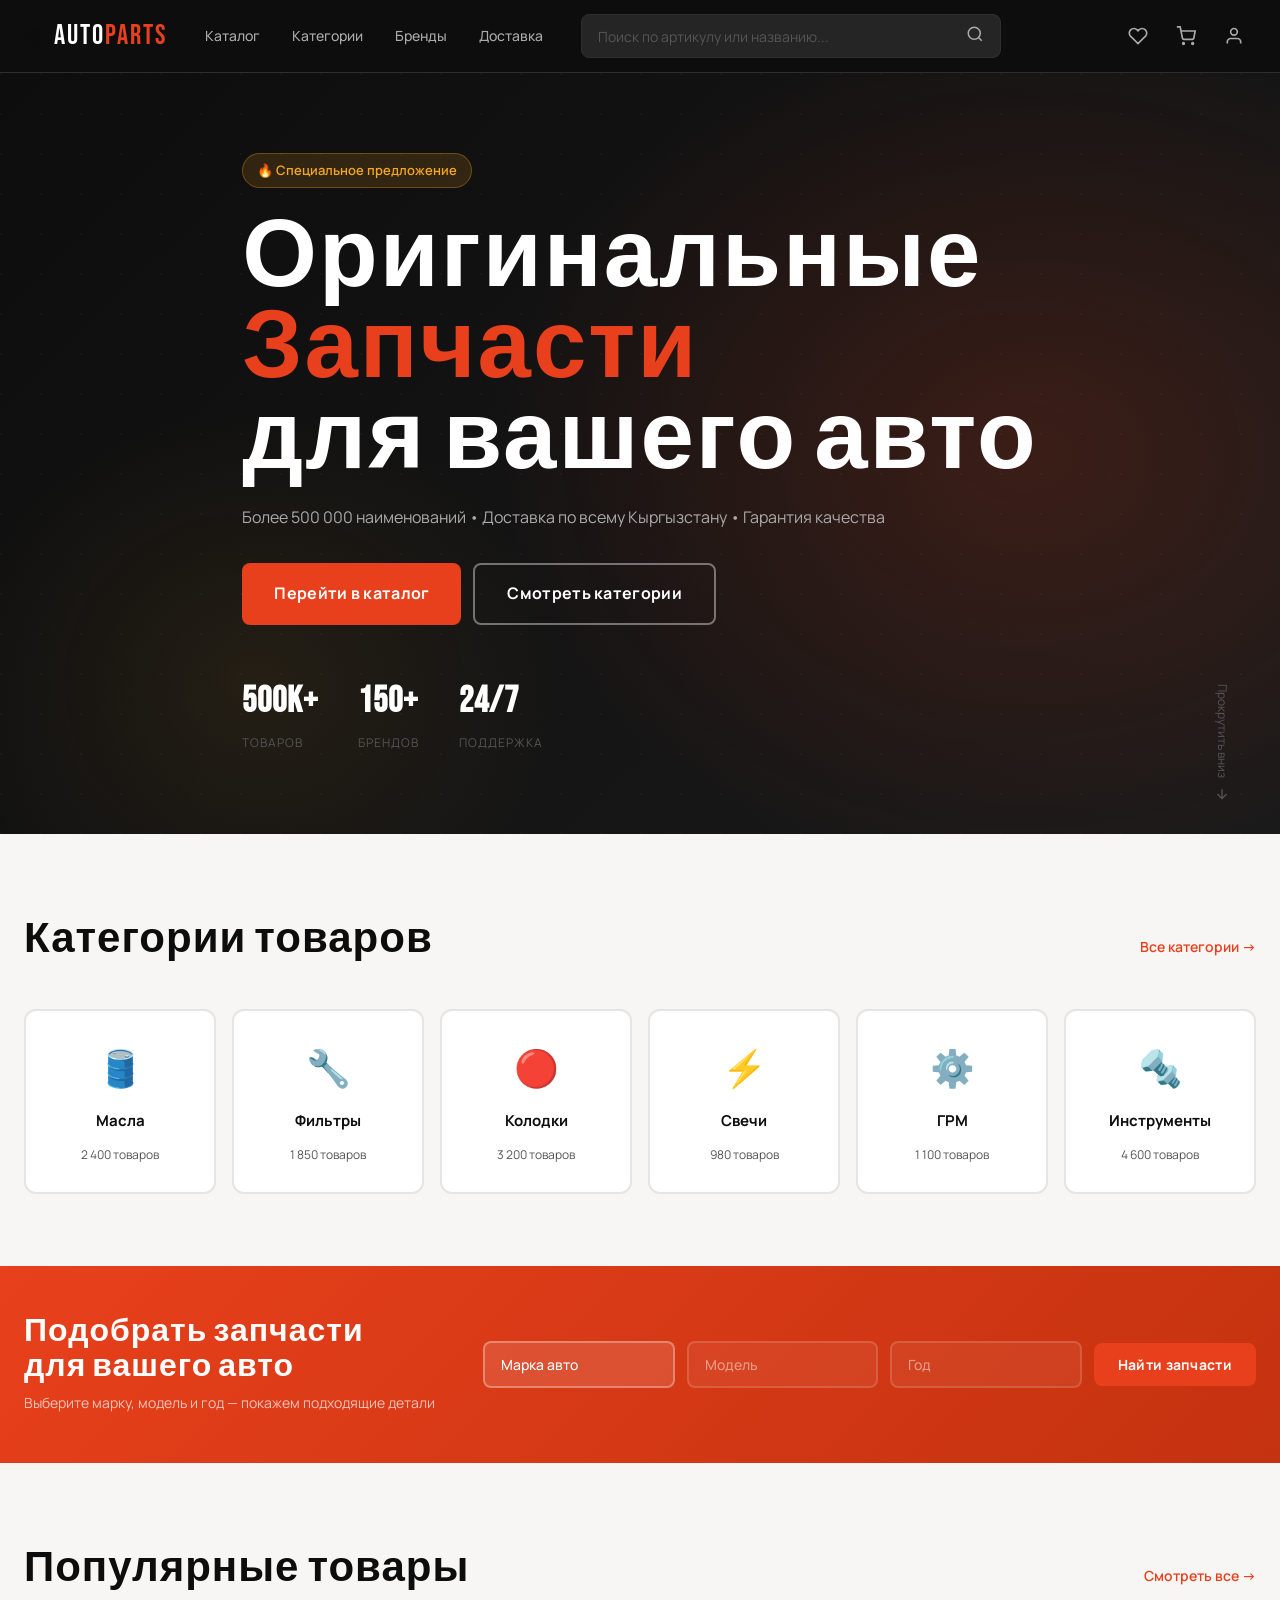
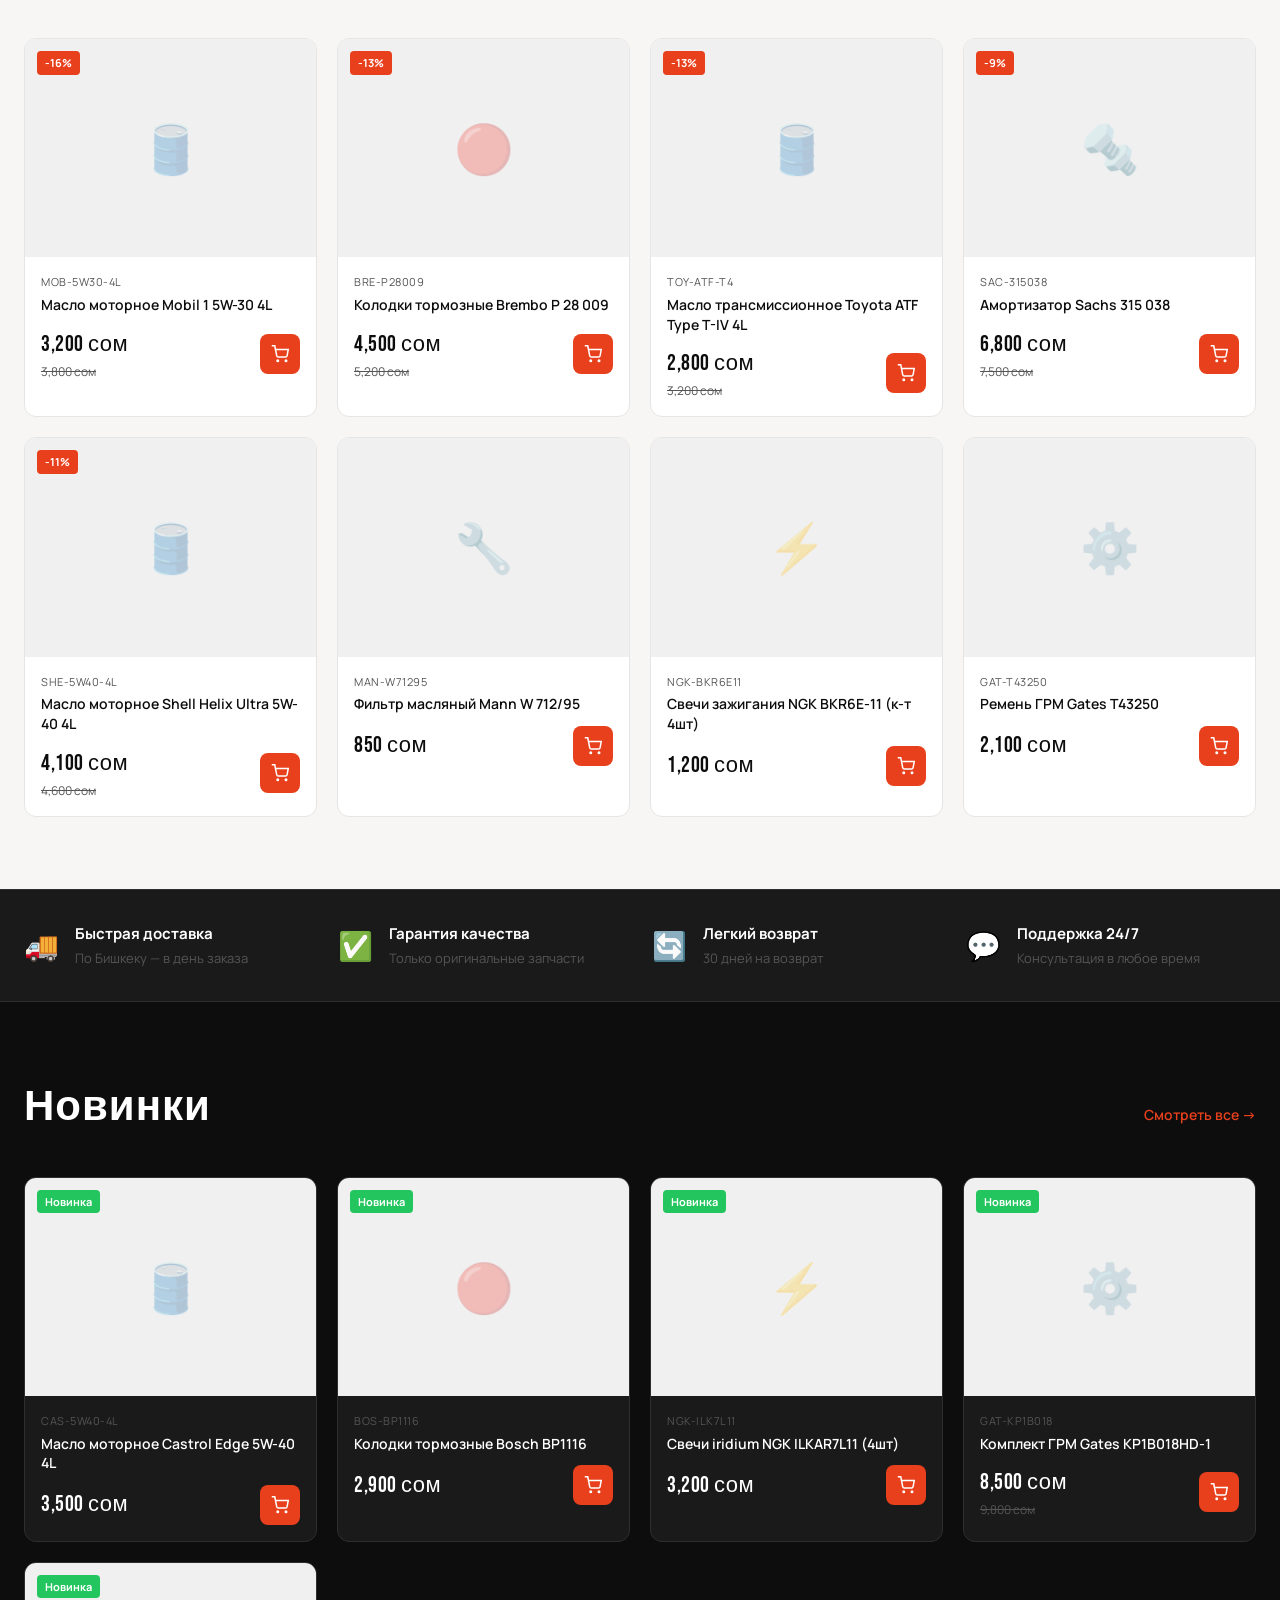
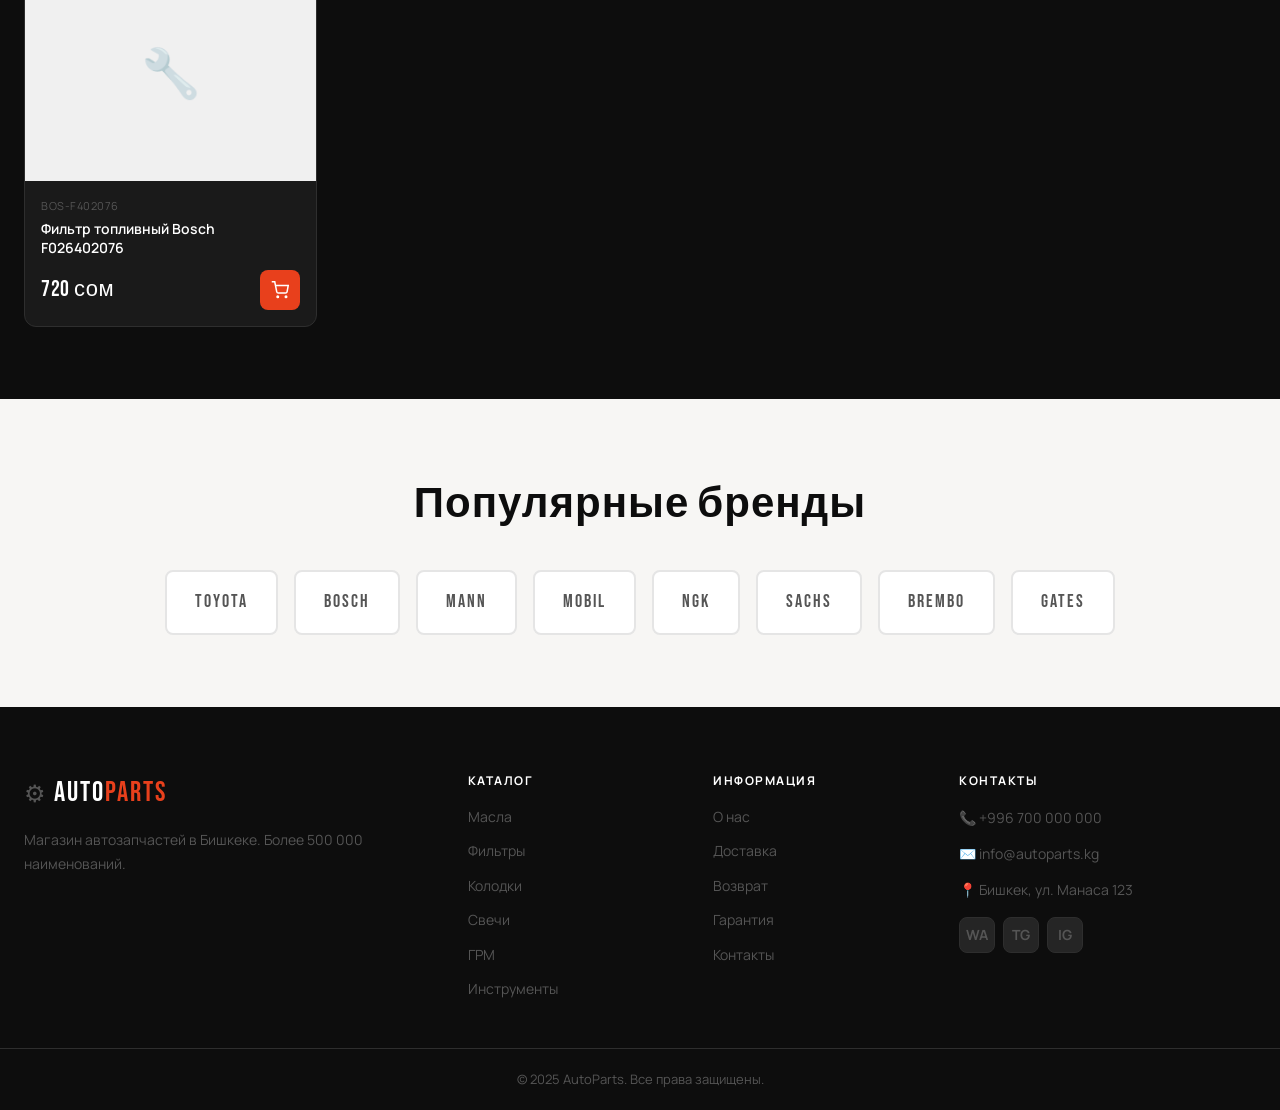
<file: index.html>
<!doctype html>
<html lang="ru">
  <head>
    <meta charset="UTF-8" />
    <meta name="viewport" content="width=device-width, initial-scale=1.0" />
    <title>AutoParts — Запчасти для вашего авто</title>
    <link rel="preconnect" href="https://fonts.googleapis.com" />
    <link
      href="https://fonts.googleapis.com/css2?family=Bebas+Neue&family=Manrope:wght@300;400;500;600;700;800&display=swap"
      rel="stylesheet"
    />
    <link rel="stylesheet" href="style.css" />
  </head>
  <body>
    <!-- HEADER -->
    <header class="header" id="header">
      <div class="container header__inner">
        <a href="index.html" class="logo">
          <span class="logo__icon">⚙</span>
          <span class="logo__text">AUTO<span>PARTS</span></span>
        </a>

        <nav class="header__nav">
          <a href="catalog.html" class="nav-link">Каталог</a>
          <a href="#categories" class="nav-link">Категории</a>
          <a href="#" class="nav-link">Бренды</a>
          <a href="#" class="nav-link">Доставка</a>
        </nav>

        <div class="header__search">
          <input
            type="text"
            placeholder="Поиск по артикулу или названию..."
            class="search-input"
          />
          <button class="search-btn">
            <svg
              width="18"
              height="18"
              viewBox="0 0 24 24"
              fill="none"
              stroke="currentColor"
              stroke-width="2"
            >
              <circle cx="11" cy="11" r="8" />
              <path d="m21 21-4.35-4.35" />
            </svg>
          </button>
        </div>

        <div class="header__actions">
          <a href="wishlist.html" class="action-btn" title="Избранное">
            <svg
              width="20"
              height="20"
              viewBox="0 0 24 24"
              fill="none"
              stroke="currentColor"
              stroke-width="2"
            >
              <path
                d="M20.84 4.61a5.5 5.5 0 0 0-7.78 0L12 5.67l-1.06-1.06a5.5 5.5 0 0 0-7.78 7.78l1.06 1.06L12 21.23l7.78-7.78 1.06-1.06a5.5 5.5 0 0 0 0-7.78z"
              />
            </svg>
            <span class="action-badge" id="wishlist-count">0</span>
          </a>
          <a href="cart.html" class="action-btn" title="Корзина">
            <svg
              width="20"
              height="20"
              viewBox="0 0 24 24"
              fill="none"
              stroke="currentColor"
              stroke-width="2"
            >
              <circle cx="9" cy="21" r="1" />
              <circle cx="20" cy="21" r="1" />
              <path
                d="M1 1h4l2.68 13.39a2 2 0 0 0 2 1.61h9.72a2 2 0 0 0 2-1.61L23 6H6"
              />
            </svg>
            <span class="action-badge" id="cart-count">0</span>
          </a>
          <a href="login.html" class="action-btn" title="Войти">
            <svg
              width="20"
              height="20"
              viewBox="0 0 24 24"
              fill="none"
              stroke="currentColor"
              stroke-width="2"
            >
              <path d="M20 21v-2a4 4 0 0 0-4-4H8a4 4 0 0 0-4 4v2" />
              <circle cx="12" cy="7" r="4" />
            </svg>
          </a>
          <button class="burger" id="burger">
            <span></span><span></span><span></span>
          </button>
        </div>
      </div>

      <!-- Mobile menu -->
      <div class="mobile-menu" id="mobile-menu">
        <nav>
          <a href="catalog.html">Каталог</a>
          <a href="#categories">Категории</a>
          <a href="#">Бренды</a>
          <a href="#">Доставка</a>
          <a href="login.html">Войти / Регистрация</a>
        </nav>
      </div>
    </header>

    <!-- HERO BANNER -->
    <section class="hero">
      <div class="hero__bg"></div>
      <div class="container hero__content">
        <div class="hero__tag">🔥 Специальное предложение</div>
        <h1 class="hero__title">
          Оригинальные<br /><span>Запчасти</span><br />для вашего авто
        </h1>
        <p class="hero__sub">
          Более 500 000 наименований • Доставка по всему Кыргызстану • Гарантия
          качества
        </p>
        <div class="hero__btns">
          <a href="catalog.html" class="btn btn--primary btn--lg"
            >Перейти в каталог</a
          >
          <a href="#categories" class="btn btn--outline btn--lg"
            >Смотреть категории</a
          >
        </div>
        <div class="hero__stats">
          <div class="hero__stat">
            <strong>500K+</strong><span>Товаров</span>
          </div>
          <div class="hero__stat">
            <strong>150+</strong><span>Брендов</span>
          </div>
          <div class="hero__stat">
            <strong>24/7</strong><span>Поддержка</span>
          </div>
        </div>
      </div>
      <div class="hero__scroll">
        <span>Прокрутить вниз</span>
        <svg
          width="16"
          height="16"
          viewBox="0 0 24 24"
          fill="none"
          stroke="currentColor"
          stroke-width="2"
        >
          <path d="M12 5v14M5 12l7 7 7-7" />
        </svg>
      </div>
    </section>

    <!-- CATEGORIES -->
    <section class="section categories" id="categories">
      <div class="container">
        <div class="section__head">
          <h2 class="section__title">Категории товаров</h2>
          <a href="catalog.html" class="section__link">Все категории →</a>
        </div>
        <div class="categories__grid">
          <a href="catalog.html?cat=oils" class="cat-card cat-card--oils">
            <div class="cat-card__icon">🛢️</div>
            <div class="cat-card__name">Масла</div>
            <div class="cat-card__count">2 400 товаров</div>
          </a>
          <a href="catalog.html?cat=filters" class="cat-card cat-card--filters">
            <div class="cat-card__icon">🔧</div>
            <div class="cat-card__name">Фильтры</div>
            <div class="cat-card__count">1 850 товаров</div>
          </a>
          <a href="catalog.html?cat=brakes" class="cat-card cat-card--brakes">
            <div class="cat-card__icon">🔴</div>
            <div class="cat-card__name">Колодки</div>
            <div class="cat-card__count">3 200 товаров</div>
          </a>
          <a href="catalog.html?cat=spark" class="cat-card cat-card--spark">
            <div class="cat-card__icon">⚡</div>
            <div class="cat-card__name">Свечи</div>
            <div class="cat-card__count">980 товаров</div>
          </a>
          <a href="catalog.html?cat=timing" class="cat-card cat-card--timing">
            <div class="cat-card__icon">⚙️</div>
            <div class="cat-card__name">ГРМ</div>
            <div class="cat-card__count">1 100 товаров</div>
          </a>
          <a href="catalog.html?cat=tools" class="cat-card cat-card--tools">
            <div class="cat-card__icon">🔩</div>
            <div class="cat-card__name">Инструменты</div>
            <div class="cat-card__count">4 600 товаров</div>
          </a>
        </div>
      </div>
    </section>

    <!-- CAR SELECTOR WIDGET -->
    <section class="car-selector">
      <div class="container">
        <div class="car-selector__inner">
          <div class="car-selector__text">
            <h3>Подобрать запчасти<br />для вашего авто</h3>
            <p>Выберите марку, модель и год — покажем подходящие детали</p>
          </div>
          <div class="car-selector__form">
            <select class="select" id="car-make">
              <option value="">Марка авто</option>
              <option>Toyota</option>
              <option>BMW</option>
              <option>Mercedes</option>
              <option>Audi</option>
              <option>Honda</option>
              <option>Hyundai</option>
              <option>KIA</option>
              <option>Volkswagen</option>
            </select>
            <select class="select" id="car-model" disabled>
              <option value="">Модель</option>
            </select>
            <select class="select" id="car-year" disabled>
              <option value="">Год</option>
            </select>
            <button class="btn btn--primary" id="car-search-btn">
              Найти запчасти
            </button>
          </div>
        </div>
      </div>
    </section>

    <!-- POPULAR PRODUCTS -->
    <section class="section" id="popular">
      <div class="container">
        <div class="section__head">
          <h2 class="section__title">Популярные товары</h2>
          <a href="catalog.html?sort=popular" class="section__link"
            >Смотреть все →</a
          >
        </div>
        <div class="products__grid" id="popular-grid">
          <!-- Filled by JS -->
        </div>
      </div>
    </section>

    <!-- PROMO BANNER -->
    <section class="promo-strip">
      <div class="container promo-strip__inner">
        <div class="promo-strip__item">
          <span class="promo-strip__icon">🚚</span>
          <div>
            <strong>Быстрая доставка</strong>
            <p>По Бишкеку — в день заказа</p>
          </div>
        </div>
        <div class="promo-strip__item">
          <span class="promo-strip__icon">✅</span>
          <div>
            <strong>Гарантия качества</strong>
            <p>Только оригинальные запчасти</p>
          </div>
        </div>
        <div class="promo-strip__item">
          <span class="promo-strip__icon">🔄</span>
          <div>
            <strong>Легкий возврат</strong>
            <p>30 дней на возврат</p>
          </div>
        </div>
        <div class="promo-strip__item">
          <span class="promo-strip__icon">💬</span>
          <div>
            <strong>Поддержка 24/7</strong>
            <p>Консультация в любое время</p>
          </div>
        </div>
      </div>
    </section>

    <!-- NEW PRODUCTS -->
    <section class="section section--dark" id="new">
      <div class="container">
        <div class="section__head">
          <h2 class="section__title">Новинки</h2>
          <a href="catalog.html?sort=new" class="section__link"
            >Смотреть все →</a
          >
        </div>
        <div class="products__grid" id="new-grid">
          <!-- Filled by JS -->
        </div>
      </div>
    </section>

    <!-- BRANDS -->
    <section class="section brands">
      <div class="container">
        <h2
          class="section__title"
          style="text-align: center; margin-bottom: 2rem"
        >
          Популярные бренды
        </h2>
        <div class="brands__row">
          <div class="brand-logo">TOYOTA</div>
          <div class="brand-logo">BOSCH</div>
          <div class="brand-logo">MANN</div>
          <div class="brand-logo">MOBIL</div>
          <div class="brand-logo">NGK</div>
          <div class="brand-logo">SACHS</div>
          <div class="brand-logo">BREMBO</div>
          <div class="brand-logo">GATES</div>
        </div>
      </div>
    </section>

    <!-- FOOTER -->
    <footer class="footer">
      <div class="container footer__inner">
        <div class="footer__col">
          <a href="index.html" class="logo">
            <span class="logo__icon">⚙</span>
            <span class="logo__text">AUTO<span>PARTS</span></span>
          </a>
          <p>Магазин автозапчастей в Бишкеке. Более 500 000 наименований.</p>
        </div>
        <div class="footer__col">
          <h4>Каталог</h4>
          <a href="catalog.html?cat=oils">Масла</a>
          <a href="catalog.html?cat=filters">Фильтры</a>
          <a href="catalog.html?cat=brakes">Колодки</a>
          <a href="catalog.html?cat=spark">Свечи</a>
          <a href="catalog.html?cat=timing">ГРМ</a>
          <a href="catalog.html?cat=tools">Инструменты</a>
        </div>
        <div class="footer__col">
          <h4>Информация</h4>
          <a href="#">О нас</a>
          <a href="#">Доставка</a>
          <a href="#">Возврат</a>
          <a href="#">Гарантия</a>
          <a href="#">Контакты</a>
        </div>
        <div class="footer__col">
          <h4>Контакты</h4>
          <p>📞 +996 700 000 000</p>
          <p>✉️ info@autoparts.kg</p>
          <p>📍 Бишкек, ул. Манаса 123</p>
          <div class="social-links">
            <a href="#" class="social-link">WA</a>
            <a href="#" class="social-link">TG</a>
            <a href="#" class="social-link">IG</a>
          </div>
        </div>
      </div>
      <div class="footer__bottom">
        <div class="container">
          <p>© 2025 AutoParts. Все права защищены.</p>
        </div>
      </div>
    </footer>

    <!-- TOAST NOTIFICATION -->
    <div class="toast" id="toast"></div>

    <script src="app.js"></script>
  </body>
</html>
</file>
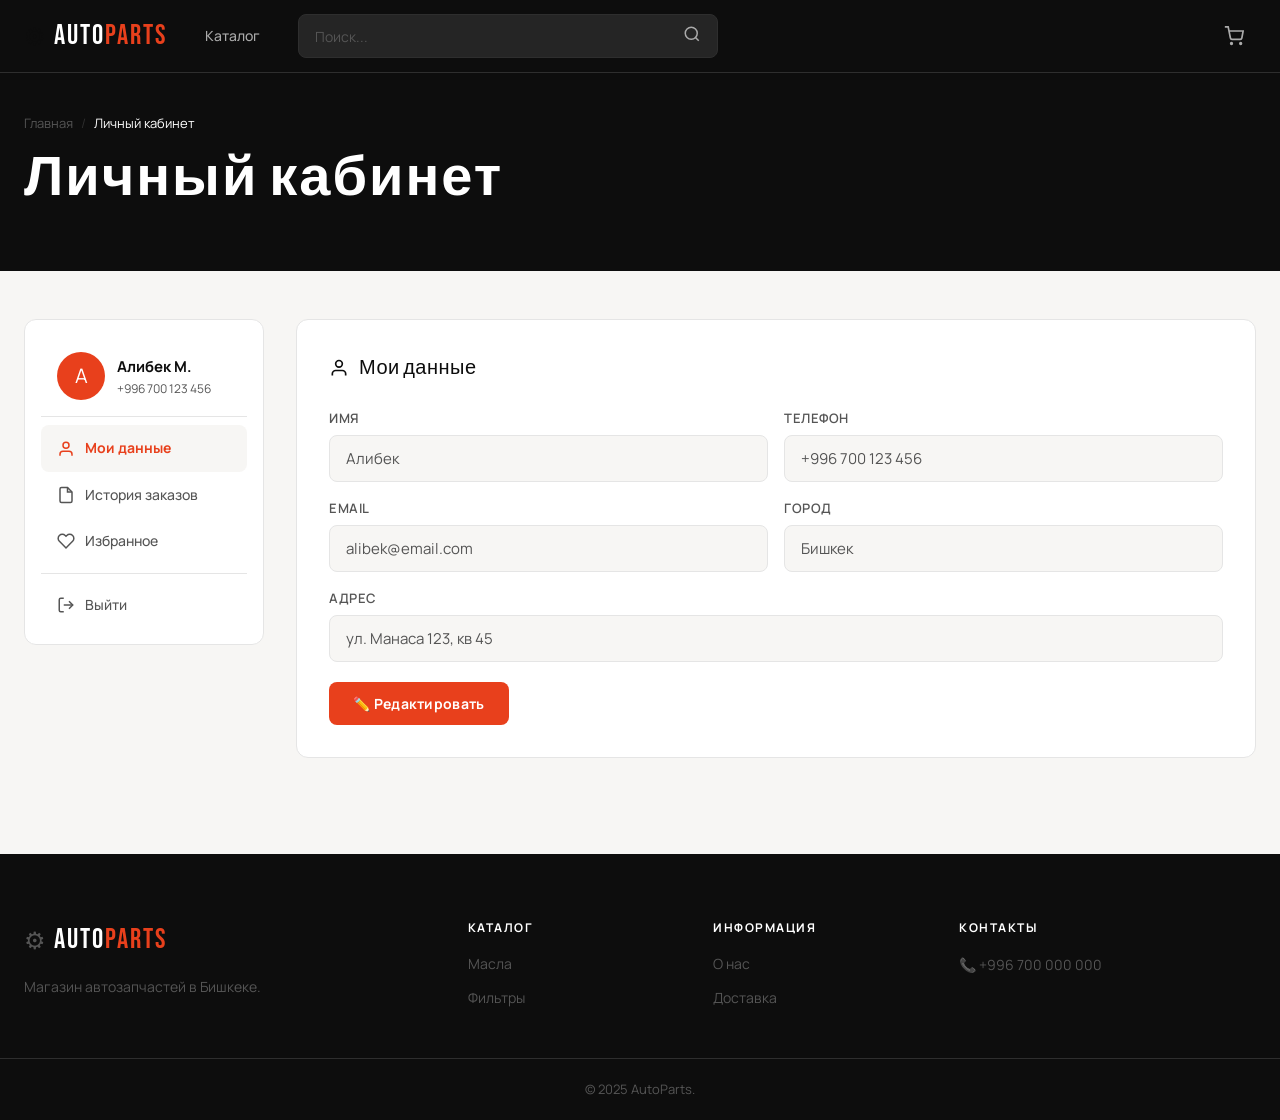
<file: account.html>
<!doctype html>
<html lang="ru">
  <head>
    <meta charset="UTF-8" />
    <meta name="viewport" content="width=device-width, initial-scale=1.0" />
    <title>Личный кабинет — AutoParts</title>
    <link rel="preconnect" href="https://fonts.googleapis.com" />
    <link
      href="https://fonts.googleapis.com/css2?family=Bebas+Neue&family=Manrope:wght@300;400;500;600;700;800&display=swap"
      rel="stylesheet"
    />
    <link rel="stylesheet" href="style.css" />
  </head>
  <body>
    <header class="header" id="header">
      <div class="container header__inner">
        <a href="index.html" class="logo"
          ><span class="logo__icon">⚙</span
          ><span class="logo__text">AUTO<span>PARTS</span></span></a
        >
        <nav class="header__nav">
          <a href="catalog.html" class="nav-link">Каталог</a>
        </nav>
        <div class="header__search">
          <input type="text" placeholder="Поиск..." class="search-input" />
          <button class="search-btn">
            <svg
              width="18"
              height="18"
              viewBox="0 0 24 24"
              fill="none"
              stroke="currentColor"
              stroke-width="2"
            >
              <circle cx="11" cy="11" r="8" />
              <path d="m21 21-4.35-4.35" />
            </svg>
          </button>
        </div>
        <div class="header__actions">
          <a href="cart.html" class="action-btn"
            ><svg
              width="20"
              height="20"
              viewBox="0 0 24 24"
              fill="none"
              stroke="currentColor"
              stroke-width="2"
            >
              <circle cx="9" cy="21" r="1" />
              <circle cx="20" cy="21" r="1" />
              <path
                d="M1 1h4l2.68 13.39a2 2 0 0 0 2 1.61h9.72a2 2 0 0 0 2-1.61L23 6H6"
              /></svg
            ><span class="action-badge" id="cart-count">0</span></a
          >
        </div>
      </div>
    </header>

    <div class="page-header">
      <div class="container">
        <div class="breadcrumb">
          <a href="index.html">Главная</a><span>/</span
          ><span style="color: var(--white)">Личный кабинет</span>
        </div>
        <h1 class="page-header__title">Личный кабинет</h1>
      </div>
    </div>

    <div class="container">
      <div class="account-layout">
        <!-- NAV -->
        <nav class="account-nav">
          <div
            style="
              display: flex;
              align-items: center;
              gap: 12px;
              padding: 16px;
              margin-bottom: 8px;
              border-bottom: 1px solid var(--border-light);
            "
          >
            <div
              style="
                width: 48px;
                height: 48px;
                background: var(--primary);
                border-radius: 50%;
                display: flex;
                align-items: center;
                justify-content: center;
                font-size: 20px;
                color: var(--white);
                flex-shrink: 0;
              "
            >
              A
            </div>
            <div>
              <div style="font-weight: 700; font-size: 15px">Алибек М.</div>
              <div style="font-size: 12px; color: var(--mid)">
                +996 700 123 456
              </div>
            </div>
          </div>
          <a href="#" class="account-nav__link active" data-tab="profile">
            <svg
              width="18"
              height="18"
              viewBox="0 0 24 24"
              fill="none"
              stroke="currentColor"
              stroke-width="2"
            >
              <path d="M20 21v-2a4 4 0 0 0-4-4H8a4 4 0 0 0-4 4v2" />
              <circle cx="12" cy="7" r="4" />
            </svg>
            Мои данные
          </a>
          <a href="#" class="account-nav__link" data-tab="orders">
            <svg
              width="18"
              height="18"
              viewBox="0 0 24 24"
              fill="none"
              stroke="currentColor"
              stroke-width="2"
            >
              <path
                d="M14 2H6a2 2 0 0 0-2 2v16a2 2 0 0 0 2 2h12a2 2 0 0 0 2-2V8z"
              />
              <polyline points="14 2 14 8 20 8" />
            </svg>
            История заказов
          </a>
          <a href="#" class="account-nav__link" data-tab="wish">
            <svg
              width="18"
              height="18"
              viewBox="0 0 24 24"
              fill="none"
              stroke="currentColor"
              stroke-width="2"
            >
              <path
                d="M20.84 4.61a5.5 5.5 0 0 0-7.78 0L12 5.67l-1.06-1.06a5.5 5.5 0 0 0-7.78 7.78l1.06 1.06L12 21.23l7.78-7.78 1.06-1.06a5.5 5.5 0 0 0 0-7.78z"
              />
            </svg>
            Избранное
          </a>
          <div
            style="
              border-top: 1px solid var(--border-light);
              margin-top: 8px;
              padding-top: 8px;
            "
          >
            <a href="index.html" class="account-nav__link">
              <svg
                width="18"
                height="18"
                viewBox="0 0 24 24"
                fill="none"
                stroke="currentColor"
                stroke-width="2"
              >
                <path d="M9 21H5a2 2 0 0 1-2-2V5a2 2 0 0 1 2-2h4" />
                <polyline points="16 17 21 12 16 7" />
                <line x1="21" y1="12" x2="9" y2="12" />
              </svg>
              Выйти
            </a>
          </div>
        </nav>

        <!-- PANELS -->
        <div>
          <!-- PROFILE PANEL -->
          <div id="panel-profile" class="account-panel">
            <div class="form-card">
              <div class="form-card__title" style="font-size: 20px">
                <svg
                  width="20"
                  height="20"
                  viewBox="0 0 24 24"
                  fill="none"
                  stroke="currentColor"
                  stroke-width="2"
                >
                  <path d="M20 21v-2a4 4 0 0 0-4-4H8a4 4 0 0 0-4 4v2" />
                  <circle cx="12" cy="7" r="4" />
                </svg>
                Мои данные
              </div>
              <div class="form-grid">
                <div class="form-group">
                  <label class="form-label">Имя</label>
                  <input
                    type="text"
                    class="form-input"
                    value="Алибек"
                    disabled
                    id="prof-name"
                  />
                </div>
                <div class="form-group">
                  <label class="form-label">Телефон</label>
                  <input
                    type="tel"
                    class="form-input"
                    value="+996 700 123 456"
                    disabled
                    id="prof-phone"
                  />
                </div>
                <div class="form-group">
                  <label class="form-label">Email</label>
                  <input
                    type="email"
                    class="form-input"
                    value="alibek@email.com"
                    disabled
                    id="prof-email"
                  />
                </div>
                <div class="form-group">
                  <label class="form-label">Город</label>
                  <input
                    type="text"
                    class="form-input"
                    value="Бишкек"
                    disabled
                    id="prof-city"
                  />
                </div>
                <div class="form-group form-group--full">
                  <label class="form-label">Адрес</label>
                  <input
                    type="text"
                    class="form-input"
                    value="ул. Манаса 123, кв 45"
                    disabled
                    id="prof-addr"
                  />
                </div>
              </div>
              <div style="margin-top: 20px">
                <button
                  class="btn btn--primary"
                  id="edit-btn"
                  onclick="toggleEdit()"
                >
                  ✏️ Редактировать
                </button>
                <button
                  class="btn btn--success"
                  id="save-btn"
                  style="display: none"
                  onclick="saveProfile()"
                >
                  ✅ Сохранить
                </button>
              </div>
            </div>
          </div>

          <!-- ORDERS PANEL -->
          <div id="panel-orders" class="account-panel" style="display: none">
            <h2
              style="
                font-family: var(--font-display);
                font-size: 28px;
                letter-spacing: 0.5px;
                margin-bottom: 24px;
              "
            >
              История заказов
            </h2>

            <div class="order-card">
              <div>
                <div class="order-num">#AP-123456</div>
                <div class="order-date">20 апреля 2025</div>
              </div>
              <div>
                <div style="font-size: 13px; color: var(--mid)">3 товара</div>
                <div style="font-size: 13px">Масло, фильтр, свечи</div>
              </div>
              <div class="order-amount">8 250 сом</div>
              <div>
                <span class="order-status order-status--done">Доставлен</span>
              </div>
              <button class="btn btn--ghost btn--sm">Детали</button>
            </div>

            <div class="order-card">
              <div>
                <div class="order-num">#AP-123455</div>
                <div class="order-date">5 марта 2025</div>
              </div>
              <div>
                <div style="font-size: 13px; color: var(--mid)">1 товар</div>
                <div style="font-size: 13px">Колодки тормозные</div>
              </div>
              <div class="order-amount">4 500 сом</div>
              <div>
                <span class="order-status order-status--transit">В пути</span>
              </div>
              <button class="btn btn--ghost btn--sm">Детали</button>
            </div>

            <div class="order-card">
              <div>
                <div class="order-num">#AP-123450</div>
                <div class="order-date">12 января 2025</div>
              </div>
              <div>
                <div style="font-size: 13px; color: var(--mid)">5 товаров</div>
                <div style="font-size: 13px">Комплект ТО</div>
              </div>
              <div class="order-amount">15 900 сом</div>
              <div>
                <span class="order-status order-status--new">Оформлен</span>
              </div>
              <button class="btn btn--ghost btn--sm">Детали</button>
            </div>
          </div>

          <!-- WISHLIST PANEL -->
          <div id="panel-wish" class="account-panel" style="display: none">
            <h2
              style="
                font-family: var(--font-display);
                font-size: 28px;
                letter-spacing: 0.5px;
                margin-bottom: 24px;
              "
            >
              Избранное
            </h2>
            <div class="products__grid"></div>
          </div>
        </div>
      </div>
    </div>

    <footer class="footer">
      <div class="container footer__inner">
        <div class="footer__col">
          <a href="index.html" class="logo"
            ><span class="logo__icon">⚙</span
            ><span class="logo__text">AUTO<span>PARTS</span></span></a
          >
          <p>Магазин автозапчастей в Бишкеке.</p>
        </div>
        <div class="footer__col">
          <h4>Каталог</h4>
          <a href="catalog.html?cat=oils">Масла</a
          ><a href="catalog.html?cat=filters">Фильтры</a>
        </div>
        <div class="footer__col">
          <h4>Информация</h4>
          <a href="#">О нас</a><a href="#">Доставка</a>
        </div>
        <div class="footer__col">
          <h4>Контакты</h4>
          <p>📞 +996 700 000 000</p>
        </div>
      </div>
      <div class="footer__bottom">
        <div class="container"><p>© 2025 AutoParts.</p></div>
      </div>
    </footer>

    <div class="toast" id="toast"></div>
    <script src="app.js"></script>
    <script>
      function toggleEdit() {
        [
          "prof-name",
          "prof-phone",
          "prof-email",
          "prof-city",
          "prof-addr",
        ].forEach((id) => {
          document.getElementById(id).disabled = false;
        });
        document.getElementById("edit-btn").style.display = "none";
        document.getElementById("save-btn").style.display = "inline-flex";
      }
      function saveProfile() {
        [
          "prof-name",
          "prof-phone",
          "prof-email",
          "prof-city",
          "prof-addr",
        ].forEach((id) => {
          document.getElementById(id).disabled = true;
        });
        document.getElementById("save-btn").style.display = "none";
        document.getElementById("edit-btn").style.display = "inline-flex";
        showToast("✅ Данные сохранены!");
      }
    </script>
  </body>
</html>
</file>
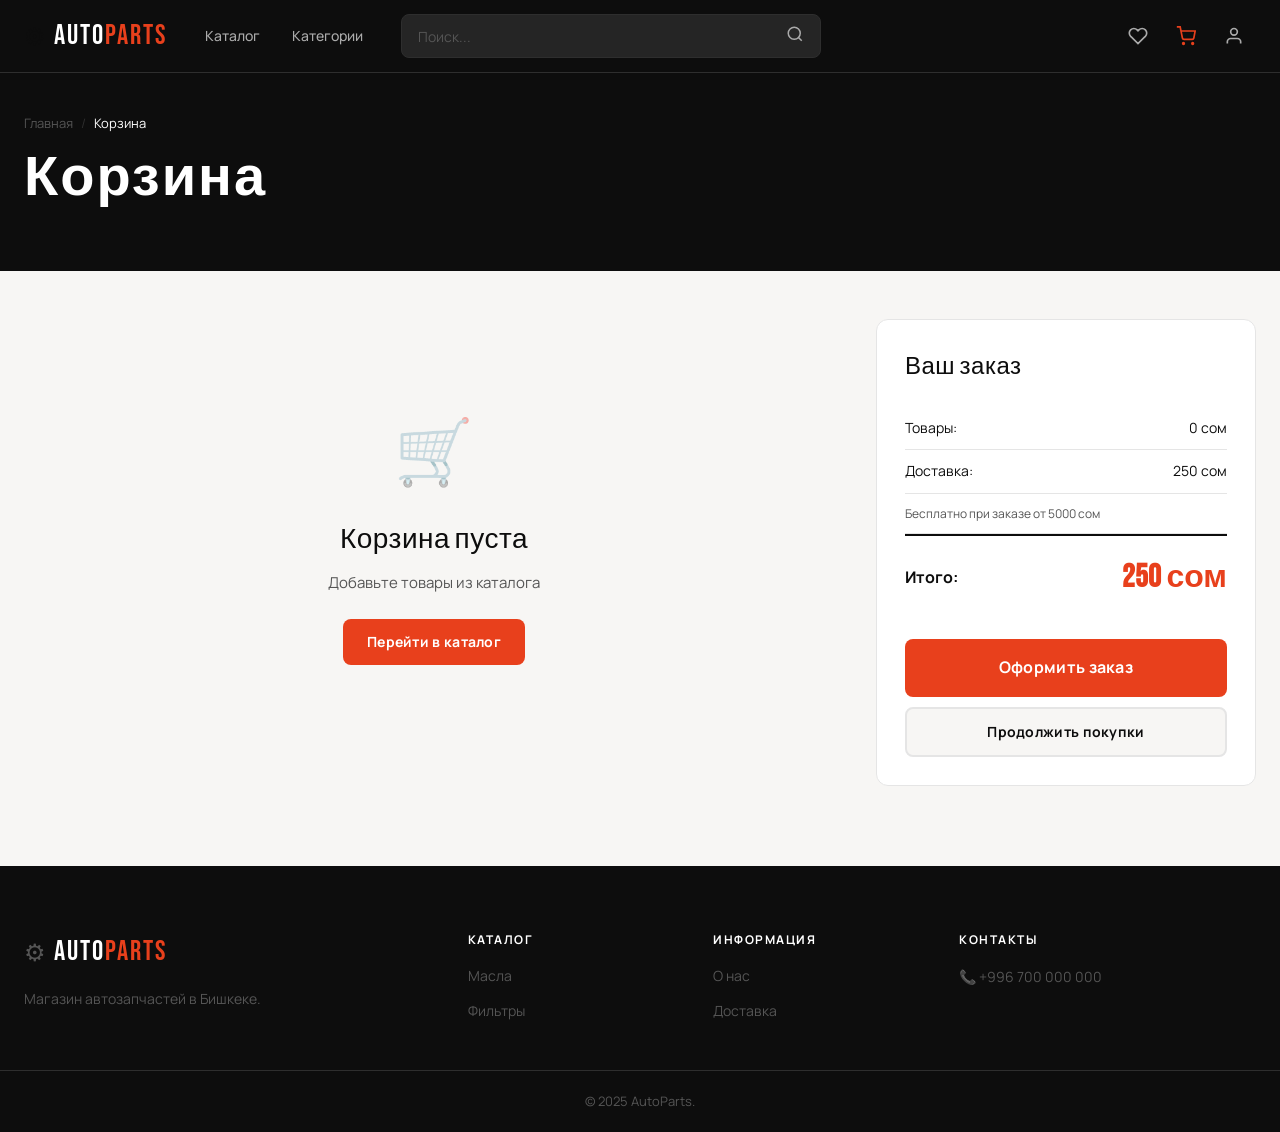
<file: cart.html>
<!doctype html>
<html lang="ru">
  <head>
    <meta charset="UTF-8" />
    <meta name="viewport" content="width=device-width, initial-scale=1.0" />
    <title>Корзина — AutoParts</title>
    <link rel="preconnect" href="https://fonts.googleapis.com" />
    <link
      href="https://fonts.googleapis.com/css2?family=Bebas+Neue&family=Manrope:wght@300;400;500;600;700;800&display=swap"
      rel="stylesheet"
    />
    <link rel="stylesheet" href="style.css" />
  </head>
  <body>
    <header class="header" id="header">
      <div class="container header__inner">
        <a href="index.html" class="logo"
          ><span class="logo__icon">⚙</span
          ><span class="logo__text">AUTO<span>PARTS</span></span></a
        >
        <nav class="header__nav">
          <a href="catalog.html" class="nav-link">Каталог</a>
          <a href="index.html#categories" class="nav-link">Категории</a>
        </nav>
        <div class="header__search">
          <input type="text" placeholder="Поиск..." class="search-input" />
          <button class="search-btn">
            <svg
              width="18"
              height="18"
              viewBox="0 0 24 24"
              fill="none"
              stroke="currentColor"
              stroke-width="2"
            >
              <circle cx="11" cy="11" r="8" />
              <path d="m21 21-4.35-4.35" />
            </svg>
          </button>
        </div>
        <div class="header__actions">
          <a href="wishlist.html" class="action-btn"
            ><svg
              width="20"
              height="20"
              viewBox="0 0 24 24"
              fill="none"
              stroke="currentColor"
              stroke-width="2"
            >
              <path
                d="M20.84 4.61a5.5 5.5 0 0 0-7.78 0L12 5.67l-1.06-1.06a5.5 5.5 0 0 0-7.78 7.78l1.06 1.06L12 21.23l7.78-7.78 1.06-1.06a5.5 5.5 0 0 0 0-7.78z"
              /></svg
            ><span class="action-badge" id="wishlist-count">0</span></a
          >
          <a href="cart.html" class="action-btn" style="color: var(--primary)"
            ><svg
              width="20"
              height="20"
              viewBox="0 0 24 24"
              fill="none"
              stroke="currentColor"
              stroke-width="2"
            >
              <circle cx="9" cy="21" r="1" />
              <circle cx="20" cy="21" r="1" />
              <path
                d="M1 1h4l2.68 13.39a2 2 0 0 0 2 1.61h9.72a2 2 0 0 0 2-1.61L23 6H6"
              /></svg
            ><span class="action-badge visible" id="cart-count">0</span></a
          >
          <a href="login.html" class="action-btn"
            ><svg
              width="20"
              height="20"
              viewBox="0 0 24 24"
              fill="none"
              stroke="currentColor"
              stroke-width="2"
            >
              <path d="M20 21v-2a4 4 0 0 0-4-4H8a4 4 0 0 0-4 4v2" />
              <circle cx="12" cy="7" r="4" /></svg
          ></a>
          <button class="burger" id="burger">
            <span></span><span></span><span></span>
          </button>
        </div>
      </div>
      <div class="mobile-menu" id="mobile-menu">
        <nav>
          <a href="index.html">Главная</a><a href="catalog.html">Каталог</a>
        </nav>
      </div>
    </header>

    <div class="page-header">
      <div class="container">
        <div class="breadcrumb">
          <a href="index.html">Главная</a><span>/</span
          ><span style="color: var(--white)">Корзина</span>
        </div>
        <h1 class="page-header__title">Корзина</h1>
      </div>
    </div>

    <div class="container">
      <div class="cart-layout">
        <div>
          <div id="cart-items"></div>
        </div>

        <div>
          <div class="cart-summary">
            <div class="cart-summary__title">Ваш заказ</div>
            <div class="cart-summary__row">
              <span>Товары:</span><span id="summary-sub">0 сом</span>
            </div>
            <div class="cart-summary__row">
              <span>Доставка:</span><span id="summary-del">250 сом</span>
            </div>
            <div class="cart-summary__row">
              <span style="font-size: 12px; color: var(--mid)"
                >Бесплатно при заказе от 5000 сом</span
              >
            </div>
            <div class="cart-summary__total">
              <span>Итого:</span>
              <strong id="summary-total">0 сом</strong>
            </div>
            <a href="checkout.html" class="btn btn--primary btn--full btn--lg"
              >Оформить заказ</a
            >
            <a
              href="catalog.html"
              class="btn btn--ghost btn--full"
              style="margin-top: 10px"
              >Продолжить покупки</a
            >
          </div>
        </div>
      </div>
    </div>

    <footer class="footer">
      <div class="container footer__inner">
        <div class="footer__col">
          <a href="index.html" class="logo"
            ><span class="logo__icon">⚙</span
            ><span class="logo__text">AUTO<span>PARTS</span></span></a
          >
          <p>Магазин автозапчастей в Бишкеке.</p>
        </div>
        <div class="footer__col">
          <h4>Каталог</h4>
          <a href="catalog.html?cat=oils">Масла</a
          ><a href="catalog.html?cat=filters">Фильтры</a>
        </div>
        <div class="footer__col">
          <h4>Информация</h4>
          <a href="#">О нас</a><a href="#">Доставка</a>
        </div>
        <div class="footer__col">
          <h4>Контакты</h4>
          <p>📞 +996 700 000 000</p>
        </div>
      </div>
      <div class="footer__bottom">
        <div class="container"><p>© 2025 AutoParts.</p></div>
      </div>
    </footer>

    <div class="toast" id="toast"></div>
    <script src="app.js"></script>
  </body>
</html>
</file>
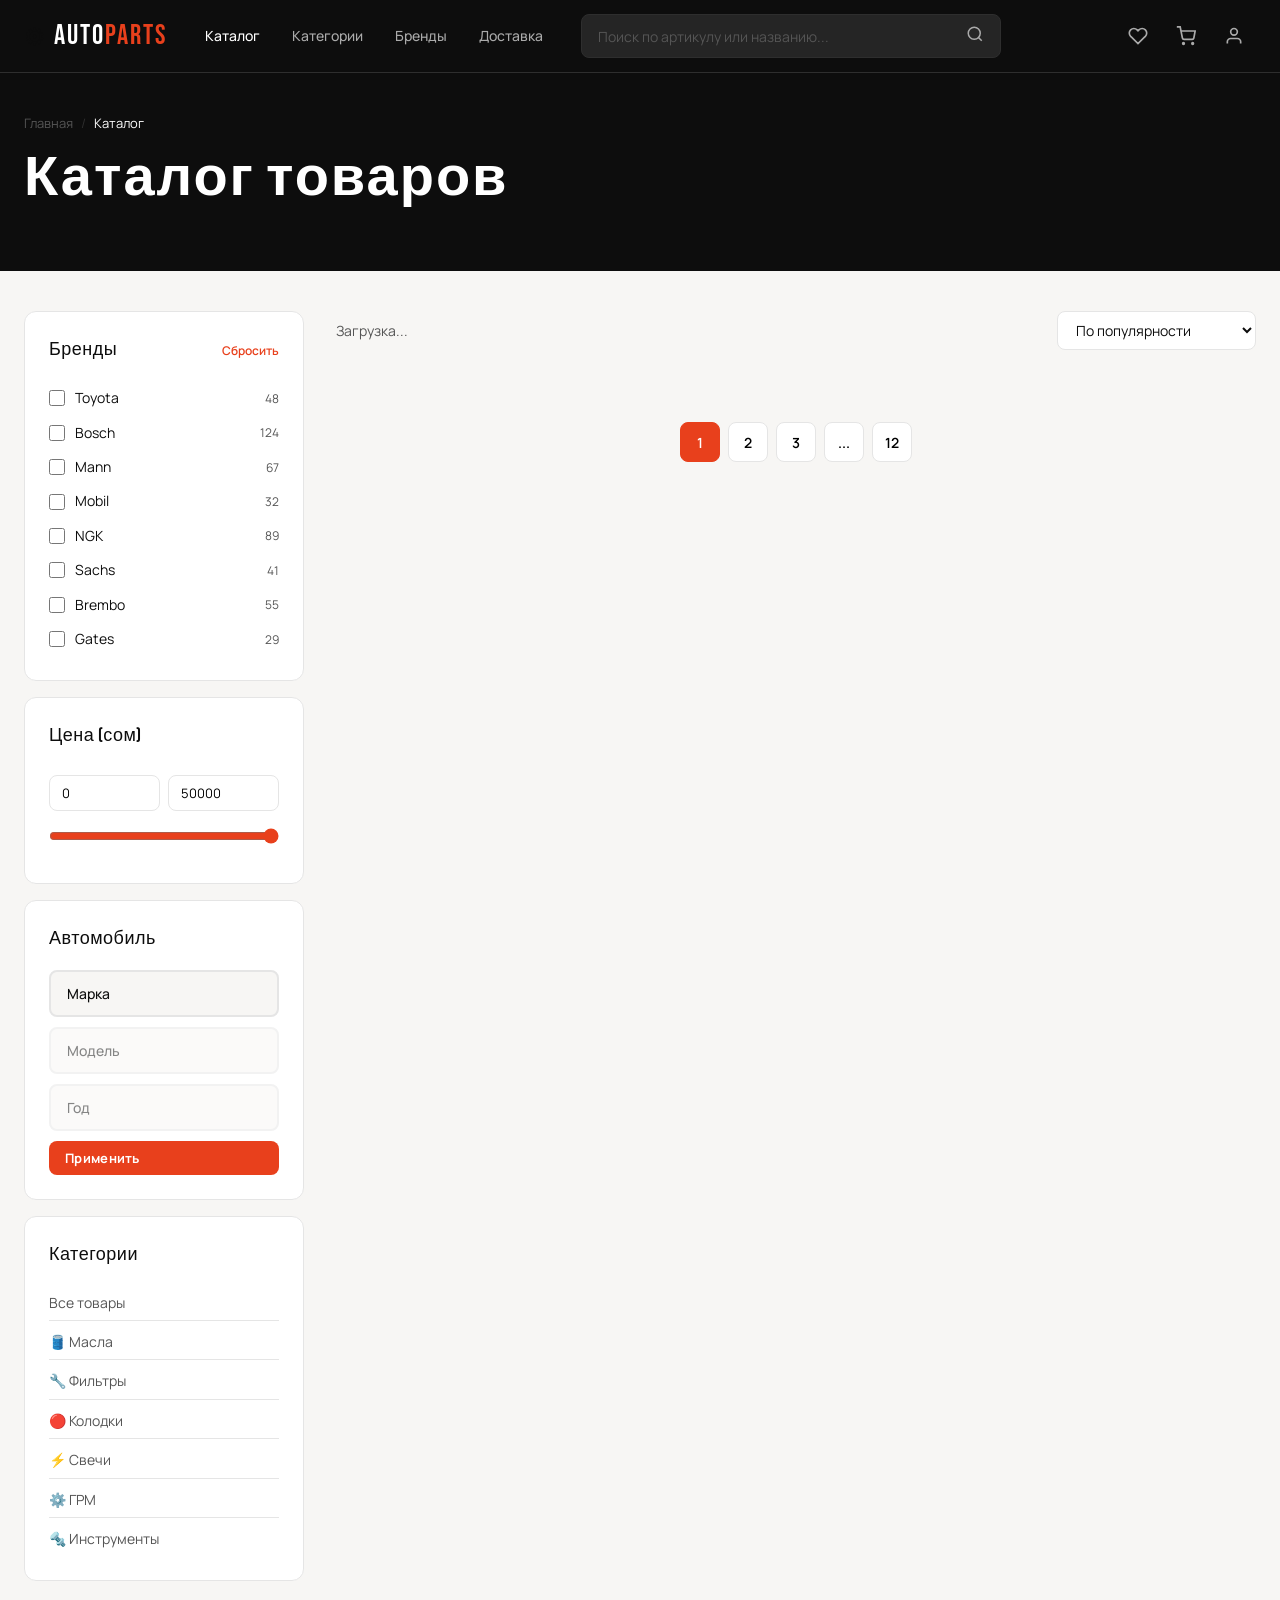
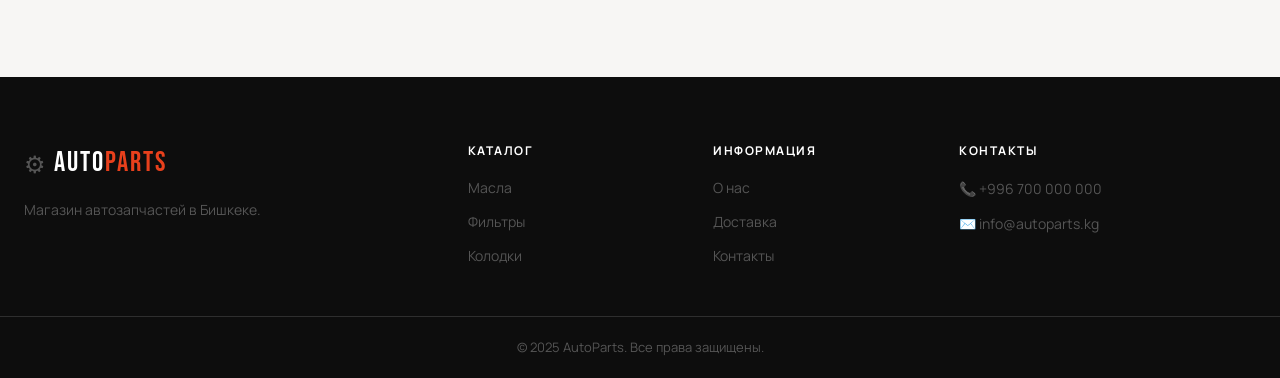
<file: catalog.html>
<!doctype html>
<html lang="ru">
  <head>
    <meta charset="UTF-8" />
    <meta name="viewport" content="width=device-width, initial-scale=1.0" />
    <title>Каталог — AutoParts</title>
    <link rel="preconnect" href="https://fonts.googleapis.com" />
    <link
      href="https://fonts.googleapis.com/css2?family=Bebas+Neue&family=Manrope:wght@300;400;500;600;700;800&display=swap"
      rel="stylesheet"
    />
    <link rel="stylesheet" href="style.css" />
  </head>
  <body>
    <header class="header" id="header">
      <div class="container header__inner">
        <a href="index.html" class="logo"
          ><span class="logo__icon">⚙</span
          ><span class="logo__text">AUTO<span>PARTS</span></span></a
        >
        <nav class="header__nav">
          <a href="catalog.html" class="nav-link" style="color: var(--white)"
            >Каталог</a
          >
          <a href="index.html#categories" class="nav-link">Категории</a>
          <a href="#" class="nav-link">Бренды</a>
          <a href="#" class="nav-link">Доставка</a>
        </nav>
        <div class="header__search">
          <input
            type="text"
            placeholder="Поиск по артикулу или названию..."
            class="search-input"
          />
          <button class="search-btn">
            <svg
              width="18"
              height="18"
              viewBox="0 0 24 24"
              fill="none"
              stroke="currentColor"
              stroke-width="2"
            >
              <circle cx="11" cy="11" r="8" />
              <path d="m21 21-4.35-4.35" />
            </svg>
          </button>
        </div>
        <div class="header__actions">
          <a href="wishlist.html" class="action-btn"
            ><svg
              width="20"
              height="20"
              viewBox="0 0 24 24"
              fill="none"
              stroke="currentColor"
              stroke-width="2"
            >
              <path
                d="M20.84 4.61a5.5 5.5 0 0 0-7.78 0L12 5.67l-1.06-1.06a5.5 5.5 0 0 0-7.78 7.78l1.06 1.06L12 21.23l7.78-7.78 1.06-1.06a5.5 5.5 0 0 0 0-7.78z"
              /></svg
            ><span class="action-badge" id="wishlist-count">0</span></a
          >
          <a href="cart.html" class="action-btn"
            ><svg
              width="20"
              height="20"
              viewBox="0 0 24 24"
              fill="none"
              stroke="currentColor"
              stroke-width="2"
            >
              <circle cx="9" cy="21" r="1" />
              <circle cx="20" cy="21" r="1" />
              <path
                d="M1 1h4l2.68 13.39a2 2 0 0 0 2 1.61h9.72a2 2 0 0 0 2-1.61L23 6H6"
              /></svg
            ><span class="action-badge" id="cart-count">0</span></a
          >
          <a href="login.html" class="action-btn"
            ><svg
              width="20"
              height="20"
              viewBox="0 0 24 24"
              fill="none"
              stroke="currentColor"
              stroke-width="2"
            >
              <path d="M20 21v-2a4 4 0 0 0-4-4H8a4 4 0 0 0-4 4v2" />
              <circle cx="12" cy="7" r="4" /></svg
          ></a>
          <button class="burger" id="burger">
            <span></span><span></span><span></span>
          </button>
        </div>
      </div>
      <div class="mobile-menu" id="mobile-menu">
        <nav>
          <a href="index.html">Главная</a><a href="catalog.html">Каталог</a
          ><a href="login.html">Войти</a>
        </nav>
      </div>
    </header>

    <div class="page-header">
      <div class="container">
        <div class="breadcrumb">
          <a href="index.html">Главная</a><span>/</span
          ><span style="color: var(--white)">Каталог</span>
        </div>
        <h1 class="page-header__title">Каталог товаров</h1>
      </div>
    </div>

    <div class="container">
      <div class="catalog-layout">
        <!-- SIDEBAR FILTERS -->
        <aside class="sidebar">
          <div class="sidebar__card">
            <div class="sidebar__title">
              Бренды <button onclick="clearFilters()">Сбросить</button>
            </div>
            <div class="filter-option">
              <input
                type="checkbox"
                id="b1"
                class="filter-brand"
                value="Toyota"
              /><label for="b1">Toyota</label
              ><span class="filter-count">48</span>
            </div>
            <div class="filter-option">
              <input
                type="checkbox"
                id="b2"
                class="filter-brand"
                value="Bosch"
              /><label for="b2">Bosch</label
              ><span class="filter-count">124</span>
            </div>
            <div class="filter-option">
              <input
                type="checkbox"
                id="b3"
                class="filter-brand"
                value="Mann"
              /><label for="b3">Mann</label><span class="filter-count">67</span>
            </div>
            <div class="filter-option">
              <input
                type="checkbox"
                id="b4"
                class="filter-brand"
                value="Mobil"
              /><label for="b4">Mobil</label
              ><span class="filter-count">32</span>
            </div>
            <div class="filter-option">
              <input
                type="checkbox"
                id="b5"
                class="filter-brand"
                value="NGK"
              /><label for="b5">NGK</label><span class="filter-count">89</span>
            </div>
            <div class="filter-option">
              <input
                type="checkbox"
                id="b6"
                class="filter-brand"
                value="Sachs"
              /><label for="b6">Sachs</label
              ><span class="filter-count">41</span>
            </div>
            <div class="filter-option">
              <input
                type="checkbox"
                id="b7"
                class="filter-brand"
                value="Brembo"
              /><label for="b7">Brembo</label
              ><span class="filter-count">55</span>
            </div>
            <div class="filter-option">
              <input
                type="checkbox"
                id="b8"
                class="filter-brand"
                value="Gates"
              /><label for="b8">Gates</label
              ><span class="filter-count">29</span>
            </div>
          </div>

          <div class="sidebar__card">
            <div class="sidebar__title">Цена (сом)</div>
            <div class="price-range">
              <div class="price-range__inputs">
                <input
                  type="number"
                  class="price-input"
                  placeholder="От"
                  value="0"
                  id="price-min"
                />
                <input
                  type="number"
                  class="price-input"
                  placeholder="До"
                  value="50000"
                  id="price-max"
                />
              </div>
              <input
                type="range"
                min="0"
                max="50000"
                value="50000"
                id="price-slider"
              />
            </div>
          </div>

          <div class="sidebar__card">
            <div class="sidebar__title">Автомобиль</div>
            <div style="display: flex; flex-direction: column; gap: 10px">
              <select
                class="select"
                id="car-make"
                style="
                  background: var(--bg);
                  color: var(--dark);
                  border-color: var(--border-light);
                "
              >
                <option value="">Марка</option>
                <option>Toyota</option>
                <option>BMW</option>
                <option>Mercedes</option>
                <option>Audi</option>
                <option>Honda</option>
                <option>Hyundai</option>
              </select>
              <select
                class="select"
                id="car-model"
                disabled
                style="
                  background: var(--bg);
                  color: var(--dark);
                  border-color: var(--border-light);
                "
              >
                <option value="">Модель</option>
              </select>
              <select
                class="select"
                id="car-year"
                disabled
                style="
                  background: var(--bg);
                  color: var(--dark);
                  border-color: var(--border-light);
                "
              >
                <option value="">Год</option>
              </select>
              <button class="btn btn--primary btn--sm">Применить</button>
            </div>
          </div>

          <div class="sidebar__card">
            <div class="sidebar__title">Категории</div>
            <div style="display: flex; flex-direction: column; gap: 4px">
              <a
                href="catalog.html"
                style="
                  font-size: 14px;
                  padding: 6px 0;
                  color: var(--mid);
                  border-bottom: 1px solid var(--border-light);
                "
                >Все товары</a
              >
              <a
                href="catalog.html?cat=oils"
                style="
                  font-size: 14px;
                  padding: 6px 0;
                  color: var(--mid);
                  border-bottom: 1px solid var(--border-light);
                "
                >🛢️ Масла</a
              >
              <a
                href="catalog.html?cat=filters"
                style="
                  font-size: 14px;
                  padding: 6px 0;
                  color: var(--mid);
                  border-bottom: 1px solid var(--border-light);
                "
                >🔧 Фильтры</a
              >
              <a
                href="catalog.html?cat=brakes"
                style="
                  font-size: 14px;
                  padding: 6px 0;
                  color: var(--mid);
                  border-bottom: 1px solid var(--border-light);
                "
                >🔴 Колодки</a
              >
              <a
                href="catalog.html?cat=spark"
                style="
                  font-size: 14px;
                  padding: 6px 0;
                  color: var(--mid);
                  border-bottom: 1px solid var(--border-light);
                "
                >⚡ Свечи</a
              >
              <a
                href="catalog.html?cat=timing"
                style="
                  font-size: 14px;
                  padding: 6px 0;
                  color: var(--mid);
                  border-bottom: 1px solid var(--border-light);
                "
                >⚙️ ГРМ</a
              >
              <a
                href="catalog.html?cat=tools"
                style="font-size: 14px; padding: 6px 0; color: var(--mid)"
                >🔩 Инструменты</a
              >
            </div>
          </div>
        </aside>

        <!-- PRODUCT GRID -->
        <div>
          <div class="catalog__toolbar">
            <div class="catalog__count" id="catalog-count">Загрузка...</div>
            <select class="sort-select" id="catalog-sort">
              <option value="popular">По популярности</option>
              <option value="price-asc">Цена: по возрастанию</option>
              <option value="price-desc">Цена: по убыванию</option>
              <option value="new">Сначала новинки</option>
            </select>
          </div>

          <div class="products__grid" id="catalog-grid"></div>

          <div class="pagination">
            <button class="page-btn active">1</button>
            <button class="page-btn">2</button>
            <button class="page-btn">3</button>
            <button class="page-btn">...</button>
            <button class="page-btn">12</button>
          </div>
        </div>
      </div>
    </div>

    <footer class="footer">
      <div class="container footer__inner">
        <div class="footer__col">
          <a href="index.html" class="logo"
            ><span class="logo__icon">⚙</span
            ><span class="logo__text">AUTO<span>PARTS</span></span></a
          >
          <p>Магазин автозапчастей в Бишкеке.</p>
        </div>
        <div class="footer__col">
          <h4>Каталог</h4>
          <a href="catalog.html?cat=oils">Масла</a
          ><a href="catalog.html?cat=filters">Фильтры</a
          ><a href="catalog.html?cat=brakes">Колодки</a>
        </div>
        <div class="footer__col">
          <h4>Информация</h4>
          <a href="#">О нас</a><a href="#">Доставка</a><a href="#">Контакты</a>
        </div>
        <div class="footer__col">
          <h4>Контакты</h4>
          <p>📞 +996 700 000 000</p>
          <p>✉️ info@autoparts.kg</p>
        </div>
      </div>
      <div class="footer__bottom">
        <div class="container">
          <p>© 2025 AutoParts. Все права защищены.</p>
        </div>
      </div>
    </footer>

    <div class="toast" id="toast"></div>

    <script src="app.js"></script>
    <script>
      function clearFilters() {
        document
          .querySelectorAll(".filter-brand")
          .forEach((cb) => (cb.checked = false));
        document.getElementById("catalog-count").innerHTML =
          "Найдено <strong>16</strong> товаров";
        initCatalog();
      }
      document
        .getElementById("price-slider")
        .addEventListener("input", function () {
          document.getElementById("price-max").value = this.value;
        });
    </script>
  </body>
</html>
</file>
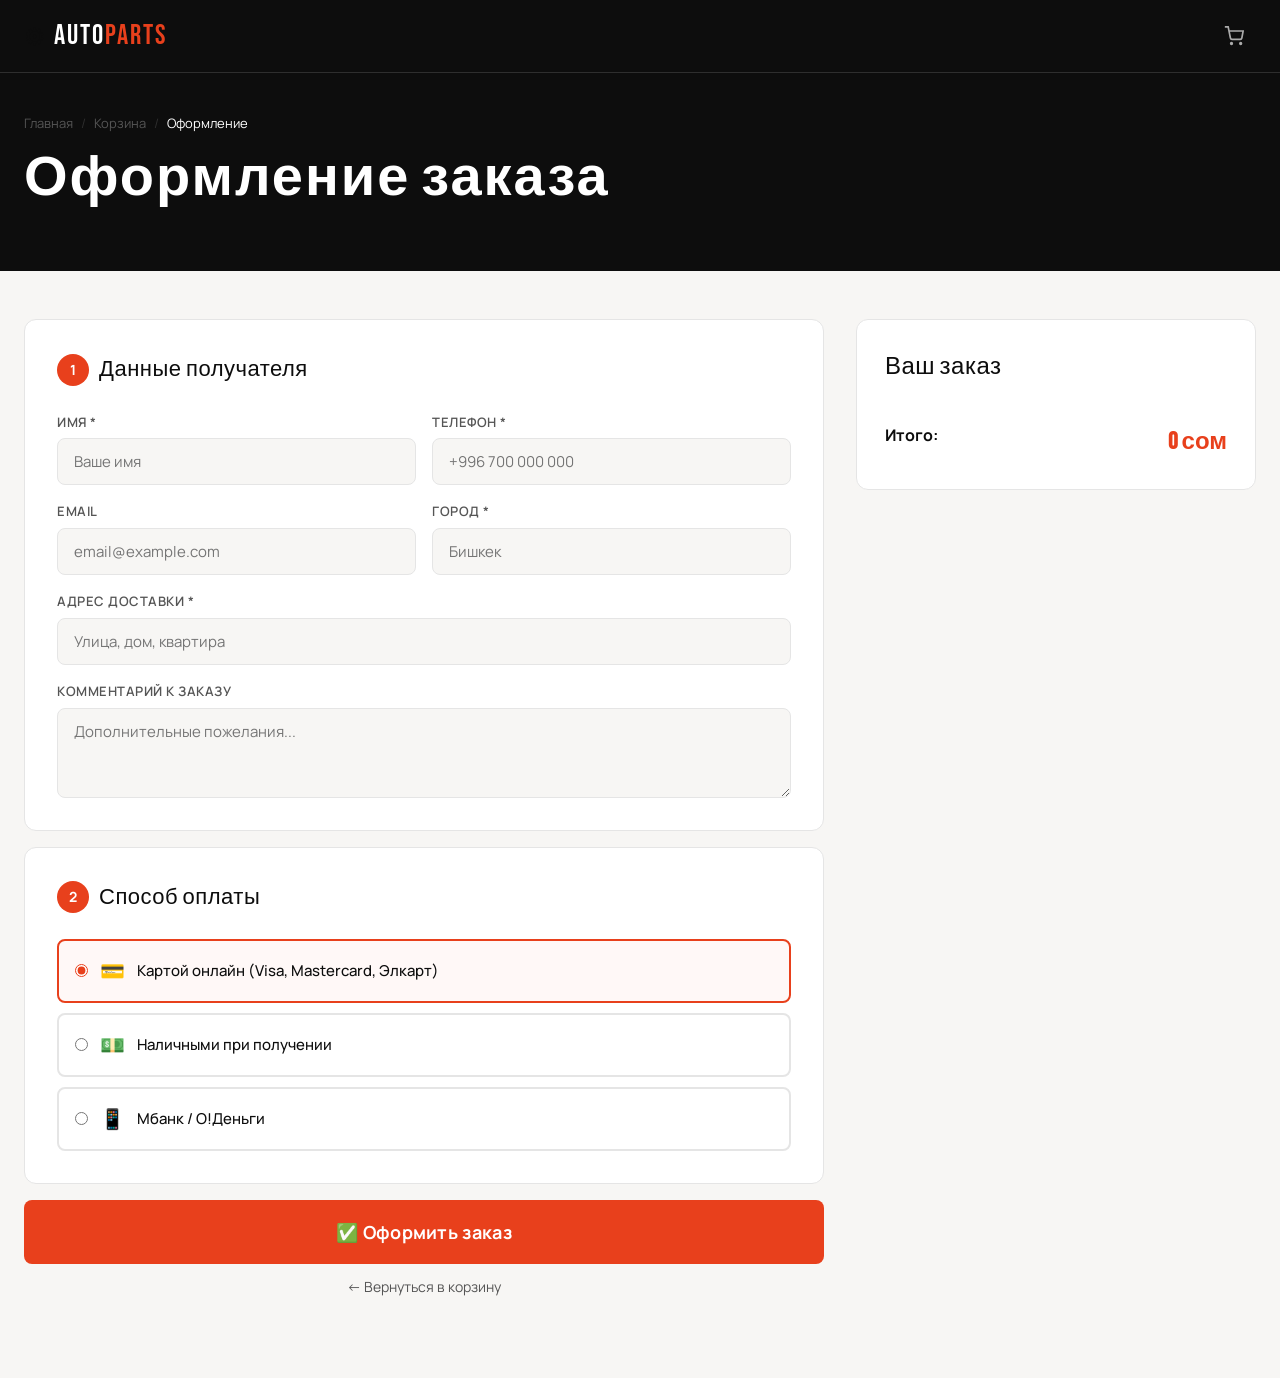
<file: checkout.html>
<!doctype html>
<html lang="ru">
  <head>
    <meta charset="UTF-8" />
    <meta name="viewport" content="width=device-width, initial-scale=1.0" />
    <title>Оформление заказа — AutoParts</title>
    <link rel="preconnect" href="https://fonts.googleapis.com" />
    <link
      href="https://fonts.googleapis.com/css2?family=Bebas+Neue&family=Manrope:wght@300;400;500;600;700;800&display=swap"
      rel="stylesheet"
    />
    <link rel="stylesheet" href="style.css" />
  </head>
  <body>
    <header class="header" id="header">
      <div class="container header__inner">
        <a href="index.html" class="logo"
          ><span class="logo__icon">⚙</span
          ><span class="logo__text">AUTO<span>PARTS</span></span></a
        >
        <div class="header__actions">
          <a href="cart.html" class="action-btn"
            ><svg
              width="20"
              height="20"
              viewBox="0 0 24 24"
              fill="none"
              stroke="currentColor"
              stroke-width="2"
            >
              <circle cx="9" cy="21" r="1" />
              <circle cx="20" cy="21" r="1" />
              <path
                d="M1 1h4l2.68 13.39a2 2 0 0 0 2 1.61h9.72a2 2 0 0 0 2-1.61L23 6H6"
              /></svg
            ><span class="action-badge" id="cart-count">0</span></a
          >
        </div>
      </div>
    </header>

    <div class="page-header">
      <div class="container">
        <div class="breadcrumb">
          <a href="index.html">Главная</a><span>/</span
          ><a href="cart.html">Корзина</a><span>/</span
          ><span style="color: var(--white)">Оформление</span>
        </div>
        <h1 class="page-header__title">Оформление заказа</h1>
      </div>
    </div>

    <div class="container">
      <div class="checkout-layout">
        <form id="checkout-form">
          <div class="form-card">
            <div class="form-card__title"><span>1</span> Данные получателя</div>
            <div class="form-grid">
              <div class="form-group">
                <label class="form-label">Имя *</label>
                <input
                  type="text"
                  class="form-input"
                  placeholder="Ваше имя"
                  required
                />
              </div>
              <div class="form-group">
                <label class="form-label">Телефон *</label>
                <input
                  type="tel"
                  class="form-input"
                  placeholder="+996 700 000 000"
                  required
                />
              </div>
              <div class="form-group">
                <label class="form-label">Email</label>
                <input
                  type="email"
                  class="form-input"
                  placeholder="email@example.com"
                />
              </div>
              <div class="form-group">
                <label class="form-label">Город *</label>
                <input
                  type="text"
                  class="form-input"
                  placeholder="Бишкек"
                  required
                />
              </div>
              <div class="form-group form-group--full">
                <label class="form-label">Адрес доставки *</label>
                <input
                  type="text"
                  class="form-input"
                  placeholder="Улица, дом, квартира"
                  required
                />
              </div>
              <div class="form-group form-group--full">
                <label class="form-label">Комментарий к заказу</label>
                <textarea
                  class="form-textarea"
                  placeholder="Дополнительные пожелания..."
                ></textarea>
              </div>
            </div>
          </div>

          <div class="form-card">
            <div class="form-card__title"><span>2</span> Способ оплаты</div>
            <div class="payment-options">
              <div class="payment-option selected">
                <input type="radio" name="payment" id="pay-card" checked />
                <span>💳</span>
                <label for="pay-card"
                  >Картой онлайн (Visa, Mastercard, Элкарт)</label
                >
              </div>
              <div class="payment-option">
                <input type="radio" name="payment" id="pay-cash" />
                <span>💵</span>
                <label for="pay-cash">Наличными при получении</label>
              </div>
              <div class="payment-option">
                <input type="radio" name="payment" id="pay-transfer" />
                <span>📱</span>
                <label for="pay-transfer">Мбанк / О!Деньги</label>
              </div>
            </div>
          </div>

          <button
            type="submit"
            class="btn btn--primary btn--full btn--lg"
            style="font-size: 18px; padding: 20px"
          >
            ✅ Оформить заказ
          </button>
          <a
            href="cart.html"
            style="
              display: block;
              text-align: center;
              margin-top: 12px;
              font-size: 14px;
              color: var(--mid);
            "
            >← Вернуться в корзину</a
          >
        </form>

        <div>
          <div class="cart-summary">
            <div class="cart-summary__title">Ваш заказ</div>
            <div id="checkout-summary"></div>
          </div>
        </div>
      </div>
    </div>

    <div class="toast" id="toast"></div>
    <script src="app.js"></script>
  </body>
</html>
</file>
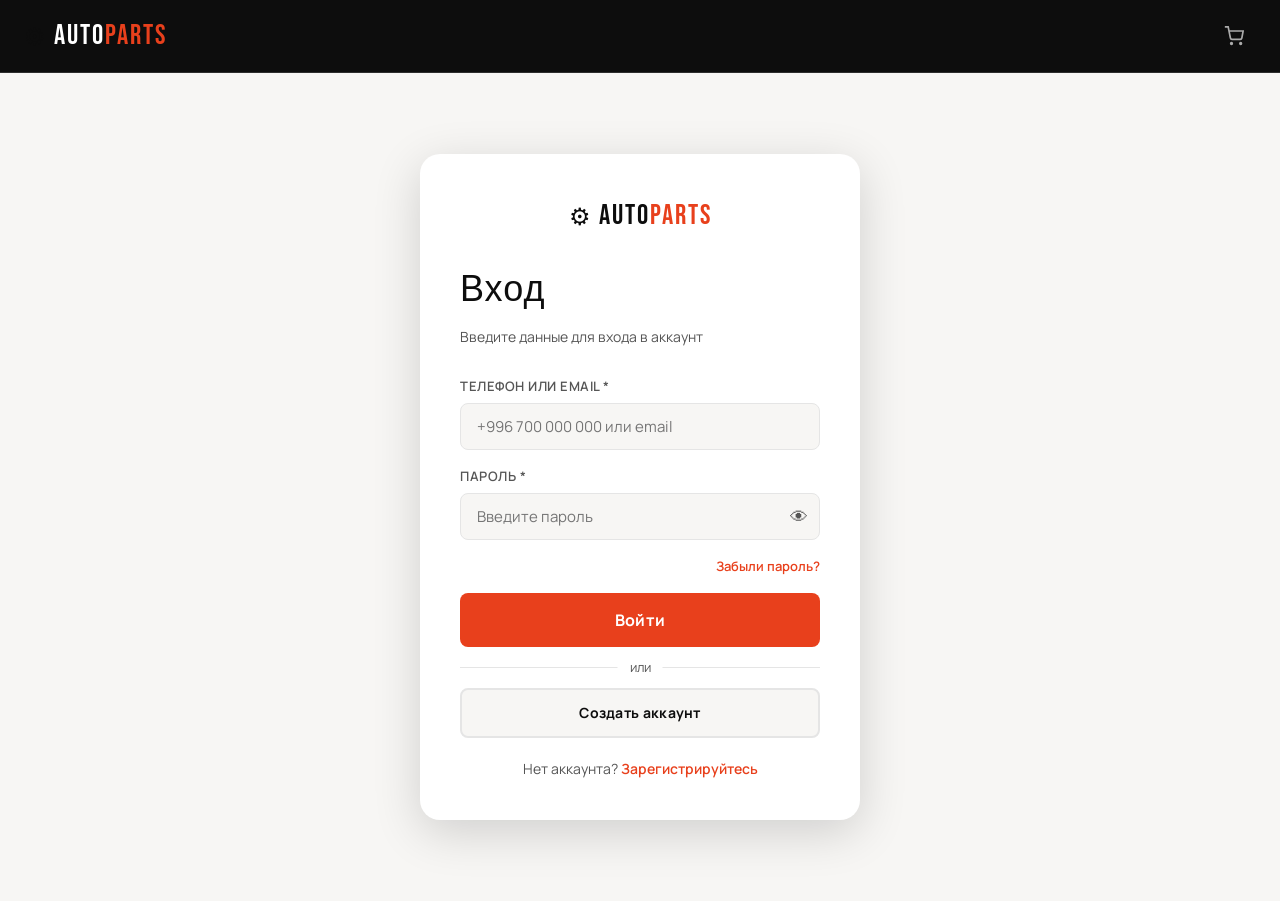
<file: login.html>
<!doctype html>
<html lang="ru">
  <head>
    <meta charset="UTF-8" />
    <meta name="viewport" content="width=device-width, initial-scale=1.0" />
    <title>Вход — AutoParts</title>
    <link rel="preconnect" href="https://fonts.googleapis.com" />
    <link
      href="https://fonts.googleapis.com/css2?family=Bebas+Neue&family=Manrope:wght@300;400;500;600;700;800&display=swap"
      rel="stylesheet"
    />
    <link rel="stylesheet" href="style.css" />
  </head>
  <body>
    <header class="header" id="header">
      <div class="container header__inner">
        <a href="index.html" class="logo"
          ><span class="logo__icon">⚙</span
          ><span class="logo__text">AUTO<span>PARTS</span></span></a
        >
        <div class="header__actions" style="margin-left: auto">
          <a href="cart.html" class="action-btn"
            ><svg
              width="20"
              height="20"
              viewBox="0 0 24 24"
              fill="none"
              stroke="currentColor"
              stroke-width="2"
            >
              <circle cx="9" cy="21" r="1" />
              <circle cx="20" cy="21" r="1" />
              <path
                d="M1 1h4l2.68 13.39a2 2 0 0 0 2 1.61h9.72a2 2 0 0 0 2-1.61L23 6H6"
              /></svg
            ><span class="action-badge" id="cart-count">0</span></a
          >
        </div>
      </div>
    </header>

    <div class="auth-page">
      <div class="auth-card">
        <div style="text-align: center; margin-bottom: 24px">
          <a href="index.html" class="logo" style="justify-content: center"
            ><span class="logo__icon">⚙</span
            ><span class="logo__text" style="color: var(--dark)"
              >AUTO<span>PARTS</span></span
            ></a
          >
        </div>
        <div class="auth-card__title">Вход</div>
        <div class="auth-card__sub">Введите данные для входа в аккаунт</div>

        <form
          id="login-form"
          style="display: flex; flex-direction: column; gap: 16px"
        >
          <div class="form-group">
            <label class="form-label">Телефон или Email *</label>
            <input
              type="text"
              class="form-input"
              placeholder="+996 700 000 000 или email"
              required
            />
          </div>
          <div class="form-group">
            <label class="form-label">Пароль *</label>
            <div style="position: relative">
              <input
                type="password"
                class="form-input"
                placeholder="Введите пароль"
                required
                style="width: 100%; padding-right: 48px"
              />
              <button
                type="button"
                onclick="togglePass(this)"
                style="
                  position: absolute;
                  right: 12px;
                  top: 50%;
                  transform: translateY(-50%);
                  color: var(--mid);
                  font-size: 18px;
                "
              >
                👁
              </button>
            </div>
          </div>
          <div style="display: flex; justify-content: flex-end">
            <a
              href="#"
              style="font-size: 13px; color: var(--primary); font-weight: 600"
              >Забыли пароль?</a
            >
          </div>
          <button type="submit" class="btn btn--primary btn--full btn--lg">
            Войти
          </button>
        </form>

        <div style="position: relative; text-align: center; margin: 20px 0">
          <div style="height: 1px; background: var(--border-light)"></div>
          <span
            style="
              position: absolute;
              top: 50%;
              left: 50%;
              transform: translate(-50%, -50%);
              background: var(--white);
              padding: 0 12px;
              font-size: 13px;
              color: var(--mid);
            "
            >или</span
          >
        </div>

        <a href="register.html" class="btn btn--ghost btn--full"
          >Создать аккаунт</a
        >

        <div class="auth-card__footer">
          Нет аккаунта? <a href="register.html">Зарегистрируйтесь</a>
        </div>
      </div>
    </div>

    <div class="toast" id="toast"></div>
    <script src="app.js"></script>
    <script>
      function togglePass(btn) {
        const input = btn.previousElementSibling;
        input.type = input.type === "password" ? "text" : "password";
      }
    </script>
  </body>
</html>
</file>
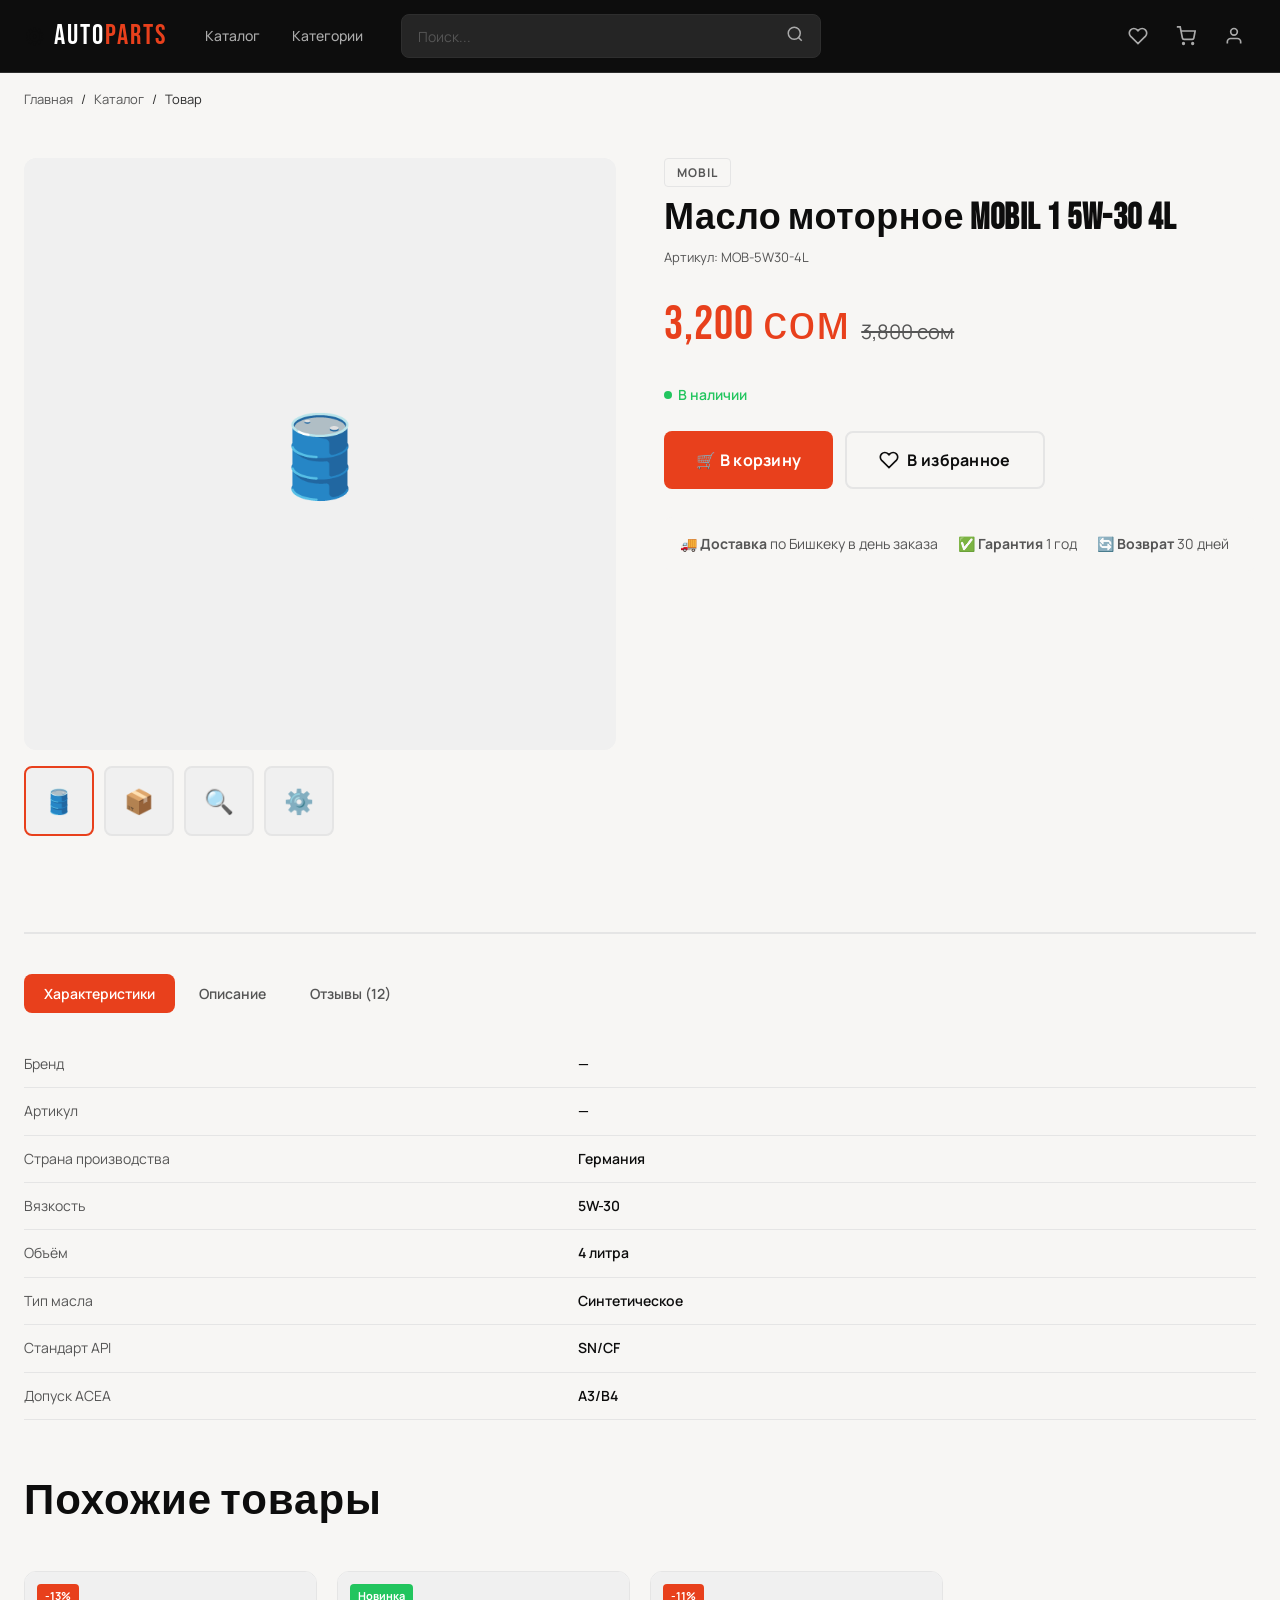
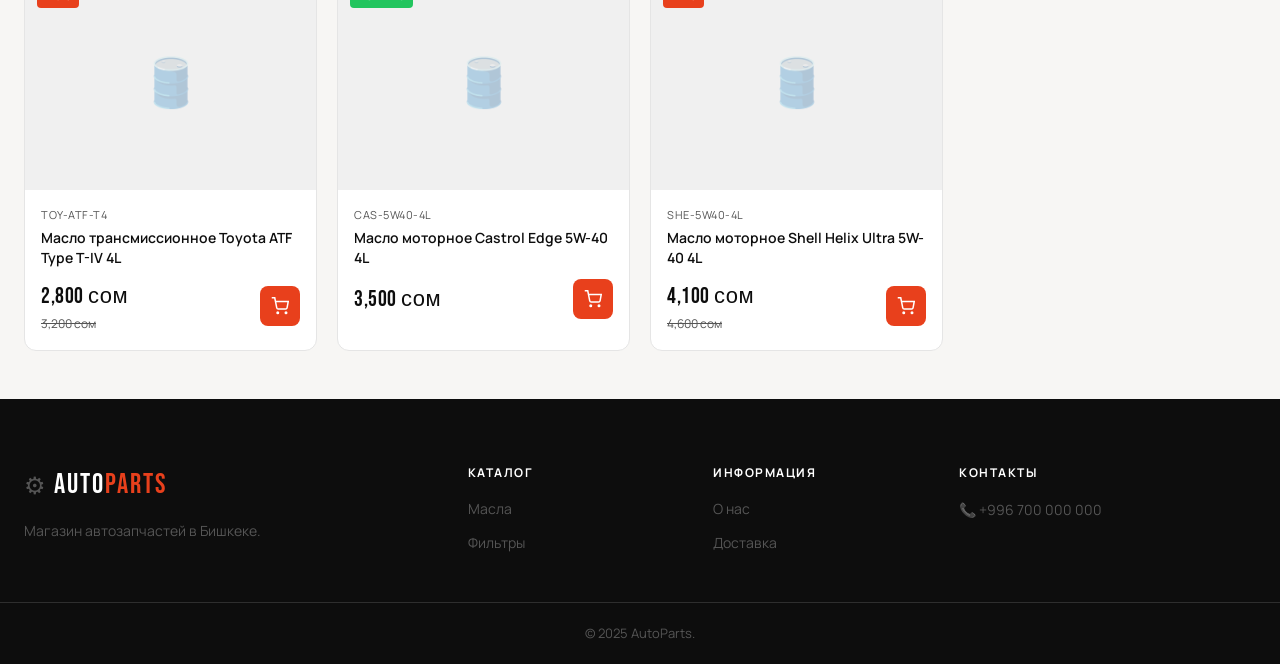
<file: ptoduct.html>
<!doctype html>
<html lang="ru">
  <head>
    <meta charset="UTF-8" />
    <meta name="viewport" content="width=device-width, initial-scale=1.0" />
    <title>Товар — AutoParts</title>
    <link rel="preconnect" href="https://fonts.googleapis.com" />
    <link
      href="https://fonts.googleapis.com/css2?family=Bebas+Neue&family=Manrope:wght@300;400;500;600;700;800&display=swap"
      rel="stylesheet"
    />
    <link rel="stylesheet" href="style.css" />
  </head>
  <body>
    <header class="header" id="header">
      <div class="container header__inner">
        <a href="index.html" class="logo"
          ><span class="logo__icon">⚙</span
          ><span class="logo__text">AUTO<span>PARTS</span></span></a
        >
        <nav class="header__nav">
          <a href="catalog.html" class="nav-link">Каталог</a>
          <a href="index.html#categories" class="nav-link">Категории</a>
        </nav>
        <div class="header__search">
          <input type="text" placeholder="Поиск..." class="search-input" />
          <button class="search-btn">
            <svg
              width="18"
              height="18"
              viewBox="0 0 24 24"
              fill="none"
              stroke="currentColor"
              stroke-width="2"
            >
              <circle cx="11" cy="11" r="8" />
              <path d="m21 21-4.35-4.35" />
            </svg>
          </button>
        </div>
        <div class="header__actions">
          <a href="wishlist.html" class="action-btn"
            ><svg
              width="20"
              height="20"
              viewBox="0 0 24 24"
              fill="none"
              stroke="currentColor"
              stroke-width="2"
            >
              <path
                d="M20.84 4.61a5.5 5.5 0 0 0-7.78 0L12 5.67l-1.06-1.06a5.5 5.5 0 0 0-7.78 7.78l1.06 1.06L12 21.23l7.78-7.78 1.06-1.06a5.5 5.5 0 0 0 0-7.78z"
              /></svg
            ><span class="action-badge" id="wishlist-count">0</span></a
          >
          <a href="cart.html" class="action-btn"
            ><svg
              width="20"
              height="20"
              viewBox="0 0 24 24"
              fill="none"
              stroke="currentColor"
              stroke-width="2"
            >
              <circle cx="9" cy="21" r="1" />
              <circle cx="20" cy="21" r="1" />
              <path
                d="M1 1h4l2.68 13.39a2 2 0 0 0 2 1.61h9.72a2 2 0 0 0 2-1.61L23 6H6"
              /></svg
            ><span class="action-badge" id="cart-count">0</span></a
          >
          <a href="login.html" class="action-btn"
            ><svg
              width="20"
              height="20"
              viewBox="0 0 24 24"
              fill="none"
              stroke="currentColor"
              stroke-width="2"
            >
              <path d="M20 21v-2a4 4 0 0 0-4-4H8a4 4 0 0 0-4 4v2" />
              <circle cx="12" cy="7" r="4" /></svg
          ></a>
          <button class="burger" id="burger">
            <span></span><span></span><span></span>
          </button>
        </div>
      </div>
      <div class="mobile-menu" id="mobile-menu">
        <nav>
          <a href="index.html">Главная</a><a href="catalog.html">Каталог</a>
        </nav>
      </div>
    </header>

    <div id="product-main">
      <div class="container">
        <div style="padding: 16px 0 0">
          <div class="breadcrumb" style="color: var(--mid)">
            <a href="index.html">Главная</a><span>/</span
            ><a href="catalog.html">Каталог</a><span>/</span
            ><span id="prod-breadcrumb">Товар</span>
          </div>
        </div>

        <div class="product-layout">
          <!-- GALLERY -->
          <div>
            <div class="product-gallery__main" id="gallery-main">
              <div id="prod-emoji" style="font-size: 80px">🛢️</div>
            </div>
            <div class="product-gallery__thumbs">
              <div
                class="product-gallery__thumb active"
                onclick="selectThumb(this, '🛢️')"
              >
                🛢️
              </div>
              <div
                class="product-gallery__thumb"
                onclick="selectThumb(this, '📦')"
              >
                📦
              </div>
              <div
                class="product-gallery__thumb"
                onclick="selectThumb(this, '🔍')"
              >
                🔍
              </div>
              <div
                class="product-gallery__thumb"
                onclick="selectThumb(this, '⚙️')"
              >
                ⚙️
              </div>
            </div>
          </div>

          <!-- INFO -->
          <div>
            <div class="product-info__brand" id="prod-brand">Brand</div>
            <h1 class="product-info__title" id="prod-name">Название товара</h1>
            <div class="product-info__art" id="prod-art">Артикул: —</div>

            <div class="product-info__price-block">
              <span class="product-info__price" id="prod-price">0 сом</span>
              <span
                class="product-info__old-price"
                id="prod-old-price"
                style="display: none"
                >0 сом</span
              >
            </div>

            <div class="product-info__stock" id="prod-stock">
              <div class="stock-dot stock-dot--green"></div>
              В наличии
            </div>

            <div class="product-info__actions">
              <button class="btn btn--primary btn--lg" id="prod-add-cart">
                🛒 В корзину
              </button>
              <button
                class="btn btn--ghost btn--lg"
                id="prod-wish"
                title="В избранное"
              >
                <svg
                  width="20"
                  height="20"
                  viewBox="0 0 24 24"
                  fill="none"
                  stroke="currentColor"
                  stroke-width="2"
                >
                  <path
                    d="M20.84 4.61a5.5 5.5 0 0 0-7.78 0L12 5.67l-1.06-1.06a5.5 5.5 0 0 0-7.78 7.78l1.06 1.06L12 21.23l7.78-7.78 1.06-1.06a5.5 5.5 0 0 0 0-7.78z"
                  />
                </svg>
                В избранное
              </button>
            </div>

            <div
              style="
                background: var(--bg);
                border-radius: var(--radius-sm);
                padding: 16px;
                font-size: 14px;
                color: var(--mid);
              "
            >
              <div style="display: flex; gap: 20px; flex-wrap: wrap">
                <div>🚚 <strong>Доставка</strong> по Бишкеку в день заказа</div>
                <div>✅ <strong>Гарантия</strong> 1 год</div>
                <div>🔄 <strong>Возврат</strong> 30 дней</div>
              </div>
            </div>
          </div>
        </div>

        <!-- TABS -->
        <div class="product-tabs">
          <div class="tabs-nav">
            <button class="tab-btn active" data-tab="specs">
              Характеристики
            </button>
            <button class="tab-btn" data-tab="desc">Описание</button>
            <button class="tab-btn" data-tab="reviews">Отзывы (12)</button>
          </div>

          <div id="tab-specs" class="tab-panel">
            <table class="specs-table">
              <tr>
                <td>Бренд</td>
                <td id="spec-brand">—</td>
              </tr>
              <tr>
                <td>Артикул</td>
                <td id="spec-art">—</td>
              </tr>
              <tr>
                <td>Страна производства</td>
                <td>Германия</td>
              </tr>
              <tr>
                <td>Вязкость</td>
                <td>5W-30</td>
              </tr>
              <tr>
                <td>Объём</td>
                <td>4 литра</td>
              </tr>
              <tr>
                <td>Тип масла</td>
                <td>Синтетическое</td>
              </tr>
              <tr>
                <td>Стандарт API</td>
                <td>SN/CF</td>
              </tr>
              <tr>
                <td>Допуск ACEA</td>
                <td>A3/B4</td>
              </tr>
            </table>
          </div>

          <div id="tab-desc" class="tab-panel" style="display: none">
            <p
              style="
                font-size: 15px;
                line-height: 1.8;
                color: var(--mid);
                max-width: 700px;
              "
            >
              Высококачественный автомобильный продукт от проверенного
              производителя. Разработан специально для использования в
              современных двигателях с высокими требованиями к смазочным
              материалам. Обеспечивает надёжную защиту деталей двигателя при
              различных условиях эксплуатации. Полностью соответствует
              требованиям ведущих автопроизводителей.
            </p>
          </div>

          <div id="tab-reviews" class="tab-panel" style="display: none">
            <div
              style="
                display: flex;
                flex-direction: column;
                gap: 16px;
                max-width: 600px;
              "
            >
              <div
                style="
                  background: var(--bg);
                  border-radius: var(--radius-sm);
                  padding: 20px;
                "
              >
                <div
                  style="
                    display: flex;
                    justify-content: space-between;
                    margin-bottom: 8px;
                  "
                >
                  <strong>Алибек М.</strong>
                  <span style="font-size: 13px; color: var(--mid)"
                    >15 января 2025</span
                  >
                </div>
                <div style="color: var(--accent); margin-bottom: 8px">
                  ★★★★★
                </div>
                <p style="font-size: 14px; color: var(--mid)">
                  Отличный товар, доставили быстро. Соответствует описанию
                  полностью.
                </p>
              </div>
              <div
                style="
                  background: var(--bg);
                  border-radius: var(--radius-sm);
                  padding: 20px;
                "
              >
                <div
                  style="
                    display: flex;
                    justify-content: space-between;
                    margin-bottom: 8px;
                  "
                >
                  <strong>Айгуль К.</strong>
                  <span style="font-size: 13px; color: var(--mid)"
                    >3 февраля 2025</span
                  >
                </div>
                <div style="color: var(--accent); margin-bottom: 8px">
                  ★★★★☆
                </div>
                <p style="font-size: 14px; color: var(--mid)">
                  Хорошее качество, цена приемлемая. Рекомендую этот магазин!
                </p>
              </div>
            </div>
          </div>
        </div>

        <!-- RELATED -->
        <div style="padding: 48px 0">
          <div class="section__head">
            <h2 class="section__title">Похожие товары</h2>
          </div>
          <div class="products__grid" id="related-grid"></div>
        </div>
      </div>
    </div>

    <footer class="footer">
      <div class="container footer__inner">
        <div class="footer__col">
          <a href="index.html" class="logo"
            ><span class="logo__icon">⚙</span
            ><span class="logo__text">AUTO<span>PARTS</span></span></a
          >
          <p>Магазин автозапчастей в Бишкеке.</p>
        </div>
        <div class="footer__col">
          <h4>Каталог</h4>
          <a href="catalog.html?cat=oils">Масла</a
          ><a href="catalog.html?cat=filters">Фильтры</a>
        </div>
        <div class="footer__col">
          <h4>Информация</h4>
          <a href="#">О нас</a><a href="#">Доставка</a>
        </div>
        <div class="footer__col">
          <h4>Контакты</h4>
          <p>📞 +996 700 000 000</p>
        </div>
      </div>
      <div class="footer__bottom">
        <div class="container"><p>© 2025 AutoParts.</p></div>
      </div>
    </footer>

    <div class="toast" id="toast"></div>
    <script src="app.js"></script>
    <script>
      function selectThumb(el, emoji) {
        document
          .querySelectorAll(".product-gallery__thumb")
          .forEach((t) => t.classList.remove("active"));
        el.classList.add("active");
        document.getElementById("prod-emoji").textContent = emoji;
      }
    </script>
  </body>
</html>
</file>
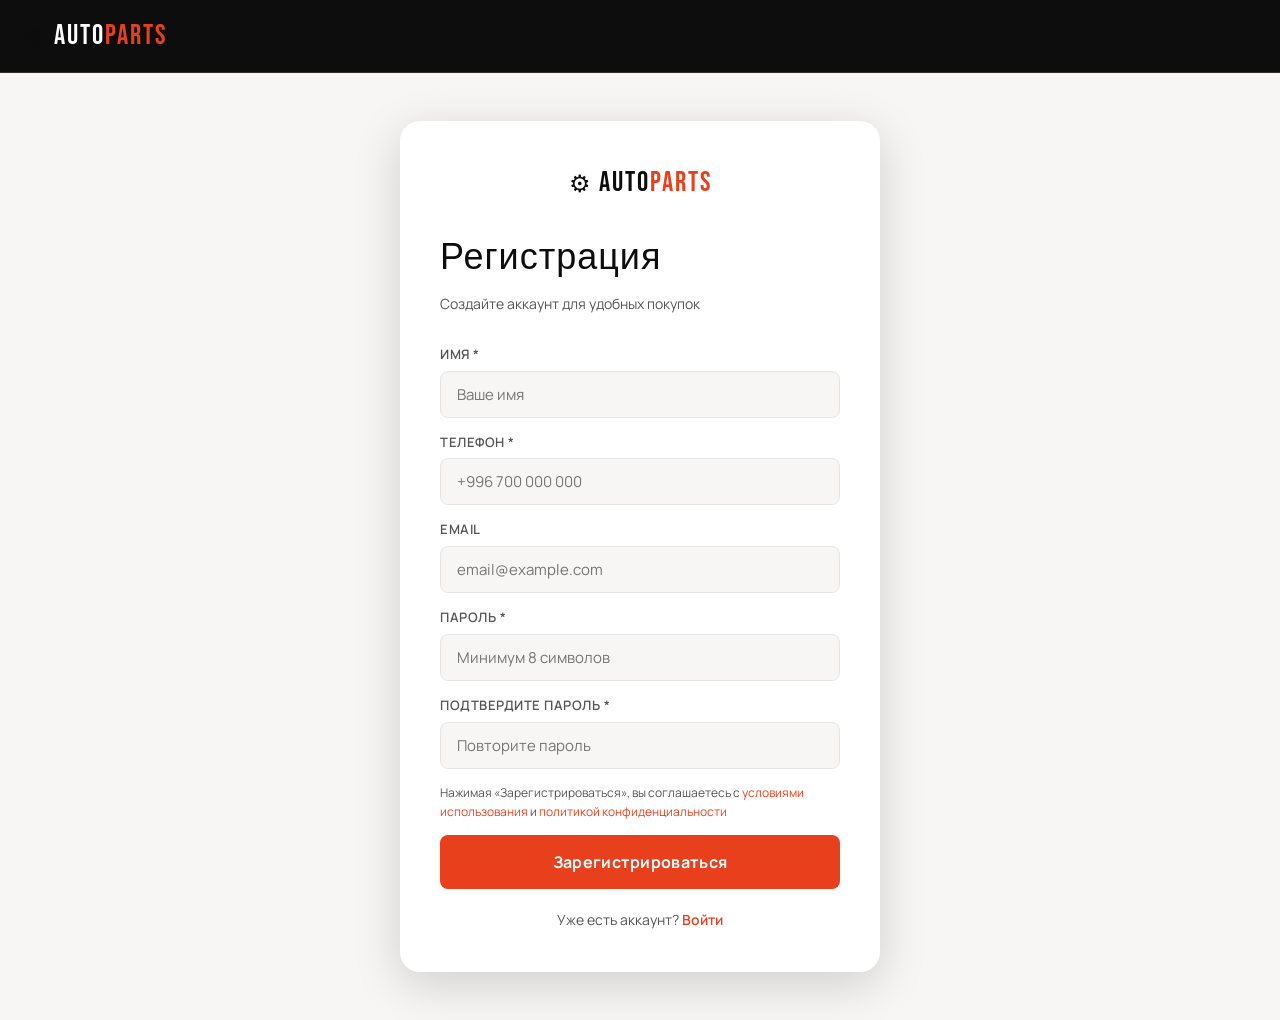
<file: register.html>
<!doctype html>
<html lang="ru">
  <head>
    <meta charset="UTF-8" />
    <meta name="viewport" content="width=device-width, initial-scale=1.0" />
    <title>Регистрация — AutoParts</title>
    <link rel="preconnect" href="https://fonts.googleapis.com" />
    <link
      href="https://fonts.googleapis.com/css2?family=Bebas+Neue&family=Manrope:wght@300;400;500;600;700;800&display=swap"
      rel="stylesheet"
    />
    <link rel="stylesheet" href="style.css" />
  </head>
  <body>
    <header class="header" id="header">
      <div class="container header__inner">
        <a href="index.html" class="logo"
          ><span class="logo__icon">⚙</span
          ><span class="logo__text">AUTO<span>PARTS</span></span></a
        >
      </div>
    </header>

    <div class="auth-page">
      <div class="auth-card" style="max-width: 480px">
        <div style="text-align: center; margin-bottom: 24px">
          <a href="index.html" class="logo" style="justify-content: center"
            ><span class="logo__icon">⚙</span
            ><span class="logo__text" style="color: var(--dark)"
              >AUTO<span>PARTS</span></span
            ></a
          >
        </div>
        <div class="auth-card__title">Регистрация</div>
        <div class="auth-card__sub">Создайте аккаунт для удобных покупок</div>

        <form
          id="reg-form"
          style="display: flex; flex-direction: column; gap: 14px"
        >
          <div class="form-group">
            <label class="form-label">Имя *</label>
            <input
              type="text"
              class="form-input"
              placeholder="Ваше имя"
              required
            />
          </div>
          <div class="form-group">
            <label class="form-label">Телефон *</label>
            <input
              type="tel"
              class="form-input"
              placeholder="+996 700 000 000"
              required
            />
          </div>
          <div class="form-group">
            <label class="form-label">Email</label>
            <input
              type="email"
              class="form-input"
              placeholder="email@example.com"
            />
          </div>
          <div class="form-group">
            <label class="form-label">Пароль *</label>
            <input
              type="password"
              class="form-input"
              id="reg-pass"
              placeholder="Минимум 8 символов"
              required
            />
          </div>
          <div class="form-group">
            <label class="form-label">Подтвердите пароль *</label>
            <input
              type="password"
              class="form-input"
              id="reg-pass2"
              placeholder="Повторите пароль"
              required
            />
          </div>
          <div style="font-size: 12px; color: var(--mid)">
            Нажимая «Зарегистрироваться», вы соглашаетесь с
            <a href="#" style="color: var(--primary)"
              >условиями использования</a
            >
            и
            <a href="#" style="color: var(--primary)"
              >политикой конфиденциальности</a
            >
          </div>
          <button type="submit" class="btn btn--primary btn--full btn--lg">
            Зарегистрироваться
          </button>
        </form>

        <div class="auth-card__footer">
          Уже есть аккаунт? <a href="login.html">Войти</a>
        </div>
      </div>
    </div>

    <div class="toast" id="toast"></div>
    <script src="app.js"></script>
  </body>
</html>
</file>
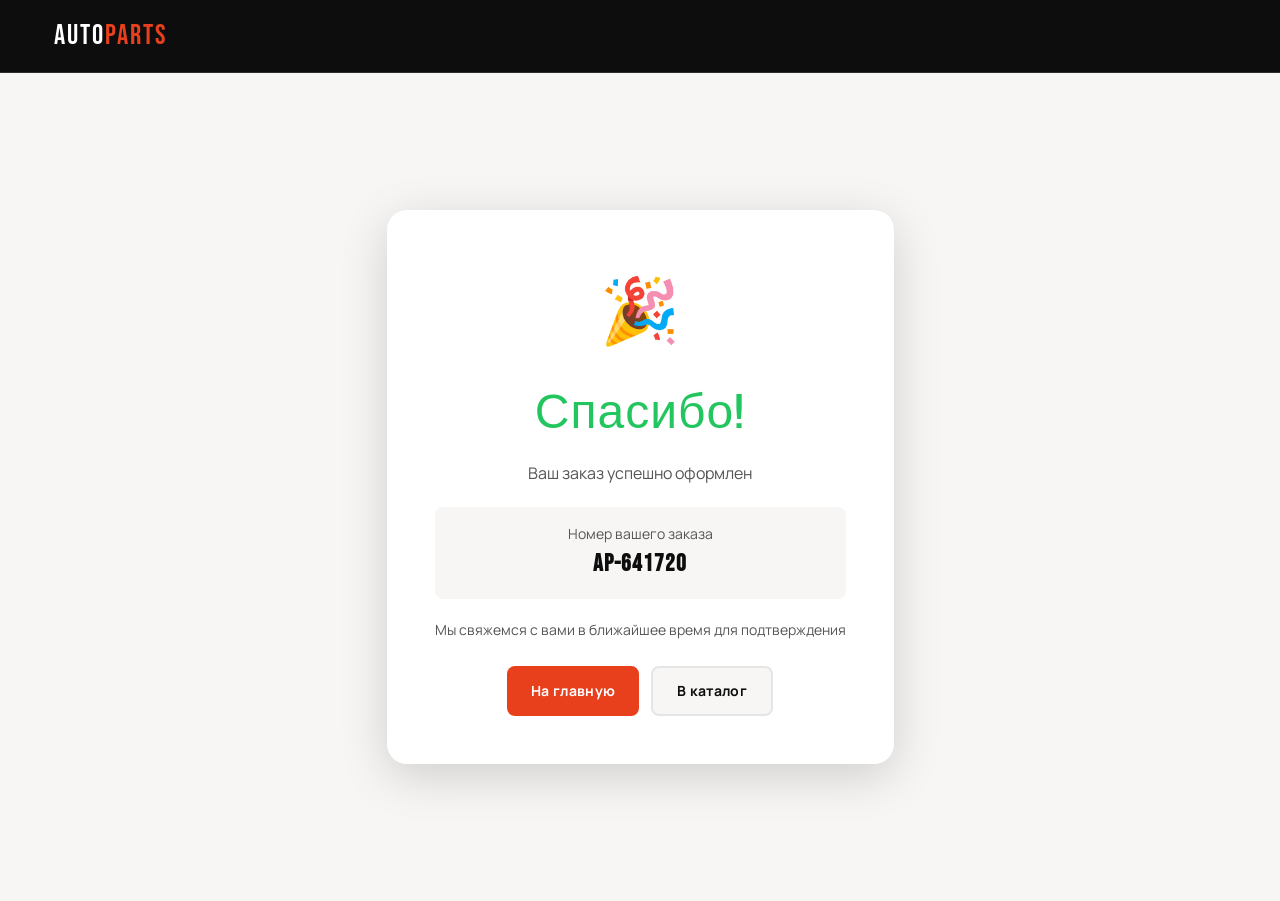
<file: thanks.html>
<!doctype html>
<html lang="ru">
  <head>
    <meta charset="UTF-8" />
    <meta name="viewport" content="width=device-width, initial-scale=1.0" />
    <title>Заказ оформлен — AutoParts</title>
    <link rel="preconnect" href="https://fonts.googleapis.com" />
    <link
      href="https://fonts.googleapis.com/css2?family=Bebas+Neue&family=Manrope:wght@300;400;500;600;700;800&display=swap"
      rel="stylesheet"
    />
    <link rel="stylesheet" href="style.css" />
  </head>
  <body>
    <header class="header" id="header">
      <div class="container header__inner">
        <a href="index.html" class="logo"
          ><span class="logo__icon">⚙</span
          ><span class="logo__text">AUTO<span>PARTS</span></span></a
        >
      </div>
    </header>

    <div class="thanks-page">
      <div class="thanks-card">
        <div class="thanks-icon">🎉</div>
        <div class="thanks-title">Спасибо!</div>
        <p style="font-size: 16px; color: var(--mid); margin-bottom: 16px">
          Ваш заказ успешно оформлен
        </p>
        <div class="thanks-order">
          Номер вашего заказа<br />
          <strong id="order-number">AP-000000</strong>
        </div>
        <p style="font-size: 14px; color: var(--mid); margin-bottom: 24px">
          Мы свяжемся с вами в ближайшее время для подтверждения
        </p>
        <div
          style="
            display: flex;
            gap: 12px;
            justify-content: center;
            flex-wrap: wrap;
          "
        >
          <a href="index.html" class="btn btn--primary">На главную</a>
          <a href="catalog.html" class="btn btn--ghost">В каталог</a>
        </div>
      </div>
    </div>

    <div class="toast" id="toast"></div>
    <script src="app.js"></script>
  </body>
</html>
</file>
<file: style.css>
/* ============================================
   AUTOPARTS — MAIN STYLESHEET
   ============================================ */

:root {
  --primary: #e8401c;
  --primary-dark: #c4320f;
  --primary-light: #ff6644;
  --accent: #f5a623;
  --dark: #0d0d0d;
  --dark-2: #1a1a1a;
  --dark-3: #252525;
  --dark-4: #333333;
  --mid: #555555;
  --light: #aaaaaa;
  --border: #2e2e2e;
  --border-light: #e5e5e5;
  --bg: #f7f6f4;
  --white: #ffffff;
  --success: #22c55e;
  --warning: #f59e0b;

  --font-display: "Bebas Neue", sans-serif;
  --font-body: "Manrope", sans-serif;

  --radius: 12px;
  --radius-sm: 8px;
  --radius-lg: 20px;
  --shadow: 0 4px 24px rgba(0, 0, 0, 0.08);
  --shadow-lg: 0 12px 48px rgba(0, 0, 0, 0.16);
  --transition: all 0.25s cubic-bezier(0.4, 0, 0.2, 1);
}

*,
*::before,
*::after {
  box-sizing: border-box;
  margin: 0;
  padding: 0;
}

html {
  scroll-behavior: smooth;
}

body {
  font-family: var(--font-body);
  background: var(--bg);
  color: var(--dark);
  font-size: 15px;
  line-height: 1.6;
  -webkit-font-smoothing: antialiased;
}

img {
  max-width: 100%;
  display: block;
}
a {
  text-decoration: none;
  color: inherit;
}
button {
  cursor: pointer;
  border: none;
  background: none;
  font-family: inherit;
}
input,
select,
textarea {
  font-family: inherit;
}

.container {
  max-width: 1280px;
  margin: 0 auto;
  padding: 0 24px;
}

/* ============================================
   BUTTONS
   ============================================ */
.btn {
  display: inline-flex;
  align-items: center;
  gap: 8px;
  padding: 12px 24px;
  border-radius: var(--radius-sm);
  font-family: var(--font-body);
  font-weight: 700;
  font-size: 14px;
  letter-spacing: 0.3px;
  transition: var(--transition);
  white-space: nowrap;
}

.btn--primary {
  background: var(--primary);
  color: var(--white);
}
.btn--primary:hover {
  background: var(--primary-dark);
  transform: translateY(-1px);
  box-shadow: 0 8px 24px rgba(232, 64, 28, 0.35);
}

.btn--outline {
  background: transparent;
  color: var(--white);
  border: 2px solid rgba(255, 255, 255, 0.4);
}
.btn--outline:hover {
  background: rgba(255, 255, 255, 0.1);
  border-color: var(--white);
}

.btn--ghost {
  background: var(--bg);
  color: var(--dark);
  border: 2px solid var(--border-light);
}
.btn--ghost:hover {
  background: var(--border-light);
}

.btn--success {
  background: var(--success);
  color: var(--white);
}

.btn--lg {
  padding: 16px 32px;
  font-size: 16px;
}
.btn--sm {
  padding: 8px 16px;
  font-size: 13px;
}
.btn--full {
  width: 100%;
  justify-content: center;
}

/* ============================================
   HEADER
   ============================================ */
.header {
  position: sticky;
  top: 0;
  z-index: 1000;
  background: var(--dark);
  border-bottom: 1px solid var(--border);
  backdrop-filter: blur(10px);
}

.header__inner {
  display: flex;
  align-items: center;
  gap: 24px;
  height: 72px;
}

.logo {
  display: flex;
  align-items: center;
  gap: 8px;
  flex-shrink: 0;
}
.logo__icon {
  font-size: 24px;
  animation: spin-slow 8s linear infinite;
}
@keyframes spin-slow {
  to {
    transform: rotate(360deg);
  }
}
.logo__text {
  font-family: var(--font-display);
  font-size: 28px;
  color: var(--white);
  letter-spacing: 2px;
}
.logo__text span {
  color: var(--primary);
}

.header__nav {
  display: flex;
  gap: 4px;
}
.nav-link {
  color: var(--light);
  font-size: 14px;
  font-weight: 500;
  padding: 8px 14px;
  border-radius: var(--radius-sm);
  transition: var(--transition);
}
.nav-link:hover {
  color: var(--white);
  background: rgba(255, 255, 255, 0.06);
}

.header__search {
  flex: 1;
  max-width: 420px;
  display: flex;
  align-items: center;
  background: var(--dark-3);
  border: 1px solid var(--border);
  border-radius: var(--radius-sm);
  overflow: hidden;
  transition: var(--transition);
}
.header__search:focus-within {
  border-color: var(--primary);
  box-shadow: 0 0 0 3px rgba(232, 64, 28, 0.15);
}
.search-input {
  flex: 1;
  padding: 10px 16px;
  background: transparent;
  border: none;
  outline: none;
  color: var(--white);
  font-size: 14px;
}
.search-input::placeholder {
  color: var(--mid);
}
.search-btn {
  padding: 10px 16px;
  color: var(--light);
  transition: var(--transition);
}
.search-btn:hover {
  color: var(--primary);
}

.header__actions {
  display: flex;
  align-items: center;
  gap: 4px;
  margin-left: auto;
}
.action-btn {
  position: relative;
  display: flex;
  align-items: center;
  justify-content: center;
  width: 44px;
  height: 44px;
  border-radius: var(--radius-sm);
  color: var(--light);
  transition: var(--transition);
}
.action-btn:hover {
  color: var(--white);
  background: rgba(255, 255, 255, 0.08);
}
.action-badge {
  position: absolute;
  top: 4px;
  right: 4px;
  width: 18px;
  height: 18px;
  background: var(--primary);
  color: var(--white);
  font-size: 10px;
  font-weight: 700;
  border-radius: 50%;
  display: flex;
  align-items: center;
  justify-content: center;
  display: none;
}
.action-badge.visible {
  display: flex;
}

.burger {
  display: none;
  flex-direction: column;
  gap: 5px;
  padding: 8px;
}
.burger span {
  display: block;
  width: 22px;
  height: 2px;
  background: var(--light);
  border-radius: 2px;
  transition: var(--transition);
}

.mobile-menu {
  display: none;
  background: var(--dark-2);
  border-top: 1px solid var(--border);
  padding: 16px 24px 20px;
}
.mobile-menu.open {
  display: block;
}
.mobile-menu nav {
  display: flex;
  flex-direction: column;
  gap: 4px;
}
.mobile-menu nav a {
  color: var(--light);
  font-size: 16px;
  font-weight: 500;
  padding: 10px 0;
  border-bottom: 1px solid var(--border);
  transition: var(--transition);
}
.mobile-menu nav a:hover {
  color: var(--primary);
}

/* ============================================
   HERO
   ============================================ */
.hero {
  position: relative;
  min-height: 600px;
  display: flex;
  align-items: center;
  overflow: hidden;
  background: var(--dark);
}

.hero__bg {
  position: absolute;
  inset: 0;
  background:
    radial-gradient(
      ellipse 60% 80% at 80% 50%,
      rgba(232, 64, 28, 0.18) 0%,
      transparent 70%
    ),
    radial-gradient(
      ellipse 40% 60% at 20% 80%,
      rgba(245, 166, 35, 0.08) 0%,
      transparent 60%
    ),
    linear-gradient(135deg, #0d0d0d 0%, #1a1a1a 100%);
}

.hero__bg::after {
  content: "";
  position: absolute;
  inset: 0;
  background-image: radial-gradient(
    circle at 1px 1px,
    rgba(255, 255, 255, 0.03) 1px,
    transparent 0
  );
  background-size: 40px 40px;
}

.hero__content {
  position: relative;
  z-index: 1;
  padding: 80px 0;
}

.hero__tag {
  display: inline-flex;
  align-items: center;
  gap: 6px;
  background: rgba(245, 166, 35, 0.15);
  border: 1px solid rgba(245, 166, 35, 0.3);
  color: var(--accent);
  font-size: 13px;
  font-weight: 600;
  padding: 6px 14px;
  border-radius: 100px;
  margin-bottom: 24px;
  animation: fadeInUp 0.6s ease both;
}

.hero__title {
  font-family: var(--font-display);
  font-size: clamp(52px, 8vw, 96px);
  line-height: 0.95;
  color: var(--white);
  letter-spacing: 2px;
  margin-bottom: 20px;
  animation: fadeInUp 0.6s 0.1s ease both;
}
.hero__title span {
  color: var(--primary);
}

.hero__sub {
  font-size: 16px;
  color: var(--light);
  margin-bottom: 32px;
  animation: fadeInUp 0.6s 0.2s ease both;
}

.hero__btns {
  display: flex;
  gap: 12px;
  margin-bottom: 48px;
  animation: fadeInUp 0.6s 0.3s ease both;
}

.hero__stats {
  display: flex;
  gap: 40px;
  animation: fadeInUp 0.6s 0.4s ease both;
}
.hero__stat strong {
  display: block;
  font-family: var(--font-display);
  font-size: 36px;
  color: var(--white);
  letter-spacing: 1px;
}
.hero__stat span {
  font-size: 12px;
  color: var(--mid);
  text-transform: uppercase;
  letter-spacing: 1px;
}

.hero__scroll {
  position: absolute;
  bottom: 32px;
  right: 48px;
  display: flex;
  align-items: center;
  gap: 8px;
  color: var(--mid);
  font-size: 12px;
  writing-mode: vertical-lr;
  animation: fadeInUp 0.6s 0.6s ease both;
}

/* ============================================
   SECTIONS
   ============================================ */
.section {
  padding: 72px 0;
}
.section--dark {
  background: var(--dark);
}
.section--dark .section__title {
  color: var(--white);
}
.section--dark .section__link {
  color: var(--primary);
}
.section--dark .product-card {
  background: var(--dark-2);
  border-color: var(--border);
}
.section--dark .product-card__name {
  color: var(--white);
}
.section--dark .product-card__price {
  color: var(--white);
}
.section--dark .product-card__art {
  color: var(--mid);
}

.section__head {
  display: flex;
  align-items: baseline;
  justify-content: space-between;
  margin-bottom: 36px;
}
.section__title {
  font-family: var(--font-display);
  font-size: clamp(28px, 4vw, 42px);
  letter-spacing: 1px;
  color: var(--dark);
}
.section__link {
  font-size: 14px;
  font-weight: 600;
  color: var(--primary);
  transition: var(--transition);
}
.section__link:hover {
  letter-spacing: 0.5px;
}

/* ============================================
   CATEGORIES
   ============================================ */
.categories__grid {
  display: grid;
  grid-template-columns: repeat(6, 1fr);
  gap: 16px;
}

.cat-card {
  display: flex;
  flex-direction: column;
  align-items: center;
  gap: 12px;
  padding: 28px 16px;
  border-radius: var(--radius);
  border: 2px solid var(--border-light);
  background: var(--white);
  transition: var(--transition);
  cursor: pointer;
  text-align: center;
}
.cat-card:hover {
  transform: translateY(-4px);
  box-shadow: var(--shadow-lg);
  border-color: var(--primary);
}
.cat-card__icon {
  font-size: 36px;
}
.cat-card__name {
  font-weight: 700;
  font-size: 15px;
}
.cat-card__count {
  font-size: 12px;
  color: var(--mid);
}

.cat-card--oils:hover {
  background: #fff8f0;
}
.cat-card--filters:hover {
  background: #f0f8ff;
}
.cat-card--brakes:hover {
  background: #fff0f0;
}
.cat-card--spark:hover {
  background: #fffff0;
}
.cat-card--timing:hover {
  background: #f0fff4;
}
.cat-card--tools:hover {
  background: #f5f0ff;
}

/* ============================================
   CAR SELECTOR
   ============================================ */
.car-selector {
  background: linear-gradient(
    135deg,
    var(--primary) 0%,
    var(--primary-dark) 100%
  );
  padding: 48px 0;
}
.car-selector__inner {
  display: flex;
  align-items: center;
  gap: 48px;
}
.car-selector__text h3 {
  font-family: var(--font-display);
  font-size: 32px;
  color: var(--white);
  letter-spacing: 1px;
  line-height: 1.1;
  margin-bottom: 8px;
}
.car-selector__text p {
  color: rgba(255, 255, 255, 0.7);
  font-size: 14px;
}
.car-selector__form {
  flex: 1;
  display: flex;
  gap: 12px;
  align-items: center;
}

.select {
  flex: 1;
  padding: 12px 16px;
  border-radius: var(--radius-sm);
  border: 2px solid rgba(255, 255, 255, 0.3);
  background: rgba(255, 255, 255, 0.12);
  color: var(--white);
  font-size: 14px;
  font-family: var(--font-body);
  font-weight: 500;
  outline: none;
  transition: var(--transition);
  appearance: none;
}
.select:focus {
  border-color: var(--white);
  background: rgba(255, 255, 255, 0.2);
}
.select option {
  background: var(--dark);
  color: var(--white);
}
.select:disabled {
  opacity: 0.5;
  cursor: not-allowed;
}

/* ============================================
   PRODUCT CARDS
   ============================================ */
.products__grid {
  display: grid;
  grid-template-columns: repeat(4, 1fr);
  gap: 20px;
}

.product-card {
  background: var(--white);
  border-radius: var(--radius);
  border: 1px solid var(--border-light);
  overflow: hidden;
  transition: var(--transition);
  position: relative;
}
.product-card:hover {
  transform: translateY(-4px);
  box-shadow: var(--shadow-lg);
  border-color: transparent;
}

.product-card__badge {
  position: absolute;
  top: 12px;
  left: 12px;
  background: var(--primary);
  color: var(--white);
  font-size: 11px;
  font-weight: 700;
  padding: 3px 8px;
  border-radius: 4px;
  z-index: 1;
}
.product-card__badge--new {
  background: var(--success);
}
.product-card__badge--sale {
  background: var(--primary);
}

.product-card__wish {
  position: absolute;
  top: 12px;
  right: 12px;
  width: 32px;
  height: 32px;
  background: var(--white);
  border-radius: 50%;
  display: flex;
  align-items: center;
  justify-content: center;
  box-shadow: 0 2px 8px rgba(0, 0, 0, 0.1);
  z-index: 1;
  transition: var(--transition);
  opacity: 0;
}
.product-card:hover .product-card__wish {
  opacity: 1;
}
.product-card__wish:hover {
  background: var(--primary);
  color: var(--white);
}
.product-card__wish.active {
  opacity: 1;
  color: var(--primary);
}

.product-card__img {
  aspect-ratio: 4/3;
  overflow: hidden;
  background: #f0f0f0;
  display: flex;
  align-items: center;
  justify-content: center;
}
.product-card__img img {
  width: 100%;
  height: 100%;
  object-fit: cover;
  transition: transform 0.4s ease;
}
.product-card:hover .product-card__img img {
  transform: scale(1.05);
}

.product-card__img-placeholder {
  font-size: 48px;
  opacity: 0.3;
}

.product-card__body {
  padding: 16px;
}
.product-card__art {
  font-size: 11px;
  color: var(--mid);
  margin-bottom: 4px;
  text-transform: uppercase;
  letter-spacing: 0.5px;
}
.product-card__name {
  font-size: 14px;
  font-weight: 600;
  color: var(--dark);
  margin-bottom: 12px;
  line-height: 1.4;
  display: -webkit-box;
  -webkit-line-clamp: 2;
  -webkit-box-orient: vertical;
  overflow: hidden;
}
.product-card__name:hover {
  color: var(--primary);
}

.product-card__footer {
  display: flex;
  align-items: center;
  justify-content: space-between;
  gap: 8px;
}
.product-card__prices {
  display: flex;
  flex-direction: column;
}
.product-card__price {
  font-family: var(--font-display);
  font-size: 22px;
  color: var(--dark);
  letter-spacing: 0.5px;
}
.product-card__old-price {
  font-size: 12px;
  color: var(--mid);
  text-decoration: line-through;
}

.btn-cart {
  width: 40px;
  height: 40px;
  background: var(--primary);
  color: var(--white);
  border-radius: var(--radius-sm);
  display: flex;
  align-items: center;
  justify-content: center;
  flex-shrink: 0;
  transition: var(--transition);
}
.btn-cart:hover {
  background: var(--primary-dark);
  transform: scale(1.05);
}
.btn-cart.added {
  background: var(--success);
}

/* ============================================
   PROMO STRIP
   ============================================ */
.promo-strip {
  background: var(--dark-2);
  padding: 32px 0;
  border-top: 1px solid var(--border);
  border-bottom: 1px solid var(--border);
}
.promo-strip__inner {
  display: grid;
  grid-template-columns: repeat(4, 1fr);
  gap: 24px;
}
.promo-strip__item {
  display: flex;
  align-items: center;
  gap: 16px;
  color: var(--white);
}
.promo-strip__icon {
  font-size: 28px;
  flex-shrink: 0;
}
.promo-strip__item strong {
  font-size: 15px;
  font-weight: 700;
}
.promo-strip__item p {
  font-size: 13px;
  color: var(--mid);
  margin-top: 2px;
}

/* ============================================
   BRANDS
   ============================================ */
.brands {
  background: var(--bg);
}
.brands__row {
  display: flex;
  gap: 16px;
  flex-wrap: wrap;
  justify-content: center;
}
.brand-logo {
  padding: 16px 28px;
  background: var(--white);
  border: 2px solid var(--border-light);
  border-radius: var(--radius-sm);
  font-family: var(--font-display);
  font-size: 18px;
  letter-spacing: 2px;
  color: var(--mid);
  transition: var(--transition);
  cursor: pointer;
}
.brand-logo:hover {
  border-color: var(--primary);
  color: var(--primary);
  transform: translateY(-2px);
  box-shadow: var(--shadow);
}

/* ============================================
   FOOTER
   ============================================ */
.footer {
  background: var(--dark);
  padding: 64px 0 0;
}
.footer__inner {
  display: grid;
  grid-template-columns: 2fr 1fr 1fr 1.5fr;
  gap: 48px;
  padding-bottom: 48px;
}
.footer__col {
  display: flex;
  flex-direction: column;
  gap: 12px;
}
.footer__col p {
  font-size: 14px;
  color: var(--mid);
  line-height: 1.7;
}
.footer__col h4 {
  font-size: 12px;
  font-weight: 700;
  color: var(--white);
  text-transform: uppercase;
  letter-spacing: 1.5px;
  margin-bottom: 4px;
}
.footer__col a {
  font-size: 14px;
  color: var(--mid);
  transition: var(--transition);
}
.footer__col a:hover {
  color: var(--primary);
}

.social-links {
  display: flex;
  gap: 8px;
  margin-top: 4px;
}
.social-link {
  width: 36px;
  height: 36px;
  background: var(--dark-3);
  border: 1px solid var(--border);
  border-radius: var(--radius-sm);
  display: flex;
  align-items: center;
  justify-content: center;
  font-size: 11px;
  font-weight: 700;
  color: var(--mid);
  transition: var(--transition);
}
.social-link:hover {
  background: var(--primary);
  border-color: var(--primary);
  color: var(--white);
}

.footer__bottom {
  border-top: 1px solid var(--border);
  padding: 20px 0;
}
.footer__bottom p {
  font-size: 13px;
  color: var(--mid);
  text-align: center;
}

/* ============================================
   TOAST
   ============================================ */
.toast {
  position: fixed;
  bottom: 32px;
  right: 32px;
  background: var(--dark);
  color: var(--white);
  padding: 14px 22px;
  border-radius: var(--radius-sm);
  font-size: 14px;
  font-weight: 600;
  box-shadow: var(--shadow-lg);
  z-index: 9999;
  transform: translateY(80px);
  opacity: 0;
  transition: all 0.3s cubic-bezier(0.34, 1.56, 0.64, 1);
  border-left: 4px solid var(--success);
  pointer-events: none;
}
.toast.show {
  transform: translateY(0);
  opacity: 1;
}

/* ============================================
   ANIMATIONS
   ============================================ */
@keyframes fadeInUp {
  from {
    opacity: 0;
    transform: translateY(24px);
  }
  to {
    opacity: 1;
    transform: translateY(0);
  }
}

@keyframes pulse {
  0%,
  100% {
    transform: scale(1);
  }
  50% {
    transform: scale(1.05);
  }
}

/* ============================================
   CATALOG PAGE
   ============================================ */
.catalog-layout {
  display: grid;
  grid-template-columns: 280px 1fr;
  gap: 32px;
  padding: 40px 0 80px;
}

.sidebar {
  position: sticky;
  top: 90px;
  height: fit-content;
}

.sidebar__card {
  background: var(--white);
  border: 1px solid var(--border-light);
  border-radius: var(--radius);
  padding: 24px;
  margin-bottom: 16px;
}

.sidebar__title {
  font-family: var(--font-display);
  font-size: 18px;
  letter-spacing: 0.5px;
  margin-bottom: 16px;
  display: flex;
  align-items: center;
  justify-content: space-between;
}
.sidebar__title button {
  font-size: 12px;
  color: var(--primary);
  font-family: var(--font-body);
  font-weight: 600;
}

.filter-option {
  display: flex;
  align-items: center;
  gap: 10px;
  padding: 6px 0;
  cursor: pointer;
  transition: var(--transition);
}
.filter-option:hover {
  color: var(--primary);
}
.filter-option input[type="checkbox"] {
  width: 16px;
  height: 16px;
  accent-color: var(--primary);
  cursor: pointer;
}
.filter-option label {
  font-size: 14px;
  cursor: pointer;
  flex: 1;
}
.filter-option .filter-count {
  font-size: 12px;
  color: var(--mid);
  margin-left: auto;
}

.price-range {
  padding: 8px 0;
}
.price-range__inputs {
  display: grid;
  grid-template-columns: 1fr 1fr;
  gap: 8px;
  margin-bottom: 16px;
}
.price-input {
  padding: 8px 12px;
  border: 1px solid var(--border-light);
  border-radius: var(--radius-sm);
  font-size: 13px;
  font-family: var(--font-body);
  width: 100%;
  outline: none;
}
.price-input:focus {
  border-color: var(--primary);
}

input[type="range"] {
  width: 100%;
  accent-color: var(--primary);
}

.catalog__toolbar {
  display: flex;
  align-items: center;
  justify-content: space-between;
  margin-bottom: 24px;
}
.catalog__count {
  font-size: 14px;
  color: var(--mid);
}
.catalog__count strong {
  color: var(--dark);
}

.sort-select {
  padding: 8px 14px;
  border: 1px solid var(--border-light);
  border-radius: var(--radius-sm);
  background: var(--white);
  font-size: 14px;
  font-family: var(--font-body);
  outline: none;
  color: var(--dark);
}

.pagination {
  display: flex;
  gap: 8px;
  justify-content: center;
  margin-top: 48px;
}
.page-btn {
  width: 40px;
  height: 40px;
  border-radius: var(--radius-sm);
  border: 1px solid var(--border-light);
  background: var(--white);
  font-size: 14px;
  font-weight: 600;
  transition: var(--transition);
  display: flex;
  align-items: center;
  justify-content: center;
}
.page-btn:hover,
.page-btn.active {
  background: var(--primary);
  color: var(--white);
  border-color: var(--primary);
}

/* ============================================
   PAGE HEADER
   ============================================ */
.page-header {
  background: var(--dark);
  padding: 40px 0;
  margin-bottom: 0;
}
.page-header__title {
  font-family: var(--font-display);
  font-size: clamp(32px, 5vw, 56px);
  color: var(--white);
  letter-spacing: 2px;
  margin-bottom: 8px;
}
.breadcrumb {
  display: flex;
  gap: 8px;
  align-items: center;
  font-size: 13px;
  color: var(--mid);
}
.breadcrumb a {
  color: var(--mid);
  transition: var(--transition);
}
.breadcrumb a:hover {
  color: var(--primary);
}
.breadcrumb span {
  color: var(--border);
}

/* ============================================
   PRODUCT PAGE
   ============================================ */
.product-layout {
  display: grid;
  grid-template-columns: 1fr 1fr;
  gap: 48px;
  padding: 48px 0;
}

.product-gallery__main {
  aspect-ratio: 1;
  border-radius: var(--radius);
  overflow: hidden;
  background: #f0f0f0;
  display: flex;
  align-items: center;
  justify-content: center;
  margin-bottom: 16px;
  font-size: 80px;
}
.product-gallery__thumbs {
  display: flex;
  gap: 10px;
}
.product-gallery__thumb {
  width: 70px;
  height: 70px;
  border-radius: var(--radius-sm);
  border: 2px solid var(--border-light);
  cursor: pointer;
  overflow: hidden;
  transition: var(--transition);
  background: #f0f0f0;
  display: flex;
  align-items: center;
  justify-content: center;
  font-size: 24px;
}
.product-gallery__thumb.active,
.product-gallery__thumb:hover {
  border-color: var(--primary);
}

.product-info__brand {
  display: inline-block;
  background: var(--bg);
  border: 1px solid var(--border-light);
  padding: 4px 12px;
  border-radius: 4px;
  font-size: 12px;
  font-weight: 700;
  text-transform: uppercase;
  letter-spacing: 1px;
  color: var(--mid);
  margin-bottom: 12px;
}
.product-info__title {
  font-family: var(--font-display);
  font-size: 36px;
  letter-spacing: 0.5px;
  line-height: 1.1;
  margin-bottom: 8px;
}
.product-info__art {
  font-size: 13px;
  color: var(--mid);
  margin-bottom: 20px;
}

.product-info__price-block {
  margin-bottom: 20px;
}
.product-info__price {
  font-family: var(--font-display);
  font-size: 48px;
  color: var(--primary);
  letter-spacing: 1px;
}
.product-info__old-price {
  font-size: 20px;
  color: var(--mid);
  text-decoration: line-through;
  margin-left: 8px;
}
.product-info__discount {
  display: inline-block;
  background: var(--primary);
  color: var(--white);
  font-size: 12px;
  font-weight: 700;
  padding: 3px 8px;
  border-radius: 4px;
  margin-left: 8px;
}

.product-info__stock {
  display: flex;
  align-items: center;
  gap: 6px;
  font-size: 14px;
  font-weight: 600;
  margin-bottom: 24px;
}
.stock-dot {
  width: 8px;
  height: 8px;
  border-radius: 50%;
}
.stock-dot--green {
  background: var(--success);
}
.stock-dot--red {
  background: var(--primary);
}

.product-info__actions {
  display: flex;
  gap: 12px;
  margin-bottom: 28px;
}

.product-tabs {
  margin-top: 48px;
  border-top: 2px solid var(--border-light);
  padding-top: 40px;
}
.tabs-nav {
  display: flex;
  gap: 4px;
  margin-bottom: 28px;
}
.tab-btn {
  padding: 10px 20px;
  border-radius: var(--radius-sm);
  font-size: 14px;
  font-weight: 600;
  color: var(--mid);
  transition: var(--transition);
}
.tab-btn:hover {
  color: var(--dark);
}
.tab-btn.active {
  background: var(--primary);
  color: var(--white);
}

.specs-table {
  width: 100%;
  border-collapse: collapse;
}
.specs-table tr {
  border-bottom: 1px solid var(--border-light);
}
.specs-table td {
  padding: 12px 0;
  font-size: 14px;
}
.specs-table td:first-child {
  color: var(--mid);
  width: 45%;
}
.specs-table td:last-child {
  font-weight: 600;
}

/* ============================================
   CART PAGE
   ============================================ */
.cart-layout {
  display: grid;
  grid-template-columns: 1fr 380px;
  gap: 32px;
  padding: 48px 0 80px;
}

.cart-items {
  display: flex;
  flex-direction: column;
  gap: 16px;
}

.cart-item {
  display: grid;
  grid-template-columns: 80px 1fr auto auto auto auto;
  align-items: center;
  gap: 20px;
  background: var(--white);
  border: 1px solid var(--border-light);
  border-radius: var(--radius);
  padding: 20px;
  transition: var(--transition);
}
.cart-item:hover {
  box-shadow: var(--shadow);
}

.cart-item__img {
  width: 80px;
  height: 80px;
  border-radius: var(--radius-sm);
  background: #f0f0f0;
  display: flex;
  align-items: center;
  justify-content: center;
  font-size: 28px;
  flex-shrink: 0;
}
.cart-item__name {
  font-weight: 600;
  font-size: 15px;
  margin-bottom: 4px;
}
.cart-item__art {
  font-size: 12px;
  color: var(--mid);
}
.cart-item__price {
  font-family: var(--font-display);
  font-size: 20px;
  white-space: nowrap;
}
.cart-item__total {
  font-family: var(--font-display);
  font-size: 22px;
  color: var(--primary);
  white-space: nowrap;
}

.qty-control {
  display: flex;
  align-items: center;
  gap: 0;
  border: 1px solid var(--border-light);
  border-radius: var(--radius-sm);
  overflow: hidden;
}
.qty-btn {
  width: 36px;
  height: 36px;
  background: var(--bg);
  font-size: 18px;
  font-weight: 700;
  display: flex;
  align-items: center;
  justify-content: center;
  transition: var(--transition);
}
.qty-btn:hover {
  background: var(--primary);
  color: var(--white);
}
.qty-value {
  width: 44px;
  height: 36px;
  text-align: center;
  border: none;
  outline: none;
  font-size: 15px;
  font-weight: 700;
  font-family: var(--font-body);
}

.cart-delete {
  width: 36px;
  height: 36px;
  border-radius: var(--radius-sm);
  display: flex;
  align-items: center;
  justify-content: center;
  color: var(--mid);
  transition: var(--transition);
}
.cart-delete:hover {
  background: #ffe5e5;
  color: var(--primary);
}

.cart-summary {
  background: var(--white);
  border: 1px solid var(--border-light);
  border-radius: var(--radius);
  padding: 28px;
  position: sticky;
  top: 90px;
  height: fit-content;
}
.cart-summary__title {
  font-family: var(--font-display);
  font-size: 24px;
  letter-spacing: 0.5px;
  margin-bottom: 20px;
}
.cart-summary__row {
  display: flex;
  justify-content: space-between;
  align-items: center;
  padding: 10px 0;
  font-size: 14px;
  border-bottom: 1px solid var(--border-light);
}
.cart-summary__row:last-of-type {
  border: none;
}
.cart-summary__total {
  display: flex;
  justify-content: space-between;
  align-items: center;
  padding: 16px 0;
  border-top: 2px solid var(--dark);
  margin-bottom: 20px;
}
.cart-summary__total span {
  font-weight: 700;
  font-size: 16px;
}
.cart-summary__total strong {
  font-family: var(--font-display);
  font-size: 32px;
  color: var(--primary);
}

/* ============================================
   CHECKOUT PAGE
   ============================================ */
.checkout-layout {
  display: grid;
  grid-template-columns: 1fr 400px;
  gap: 32px;
  padding: 48px 0 80px;
}

.form-card {
  background: var(--white);
  border: 1px solid var(--border-light);
  border-radius: var(--radius);
  padding: 32px;
  margin-bottom: 16px;
}
.form-card__title {
  font-family: var(--font-display);
  font-size: 22px;
  letter-spacing: 0.5px;
  margin-bottom: 24px;
  display: flex;
  align-items: center;
  gap: 10px;
}
.form-card__title span {
  width: 32px;
  height: 32px;
  background: var(--primary);
  color: var(--white);
  font-size: 14px;
  border-radius: 50%;
  display: flex;
  align-items: center;
  justify-content: center;
  font-family: var(--font-body);
  font-weight: 700;
  flex-shrink: 0;
}

.form-grid {
  display: grid;
  grid-template-columns: 1fr 1fr;
  gap: 16px;
}
.form-group {
  display: flex;
  flex-direction: column;
  gap: 6px;
}
.form-group--full {
  grid-column: 1 / -1;
}
.form-label {
  font-size: 13px;
  font-weight: 600;
  color: var(--mid);
  text-transform: uppercase;
  letter-spacing: 0.5px;
}
.form-input,
.form-textarea {
  padding: 12px 16px;
  border: 1px solid var(--border-light);
  border-radius: var(--radius-sm);
  font-size: 15px;
  font-family: var(--font-body);
  outline: none;
  transition: var(--transition);
  background: var(--bg);
}
.form-input:focus,
.form-textarea:focus {
  border-color: var(--primary);
  background: var(--white);
  box-shadow: 0 0 0 3px rgba(232, 64, 28, 0.08);
}
.form-textarea {
  resize: vertical;
  min-height: 90px;
}

.payment-options {
  display: flex;
  flex-direction: column;
  gap: 10px;
}
.payment-option {
  display: flex;
  align-items: center;
  gap: 12px;
  padding: 14px 16px;
  border: 2px solid var(--border-light);
  border-radius: var(--radius-sm);
  cursor: pointer;
  transition: var(--transition);
}
.payment-option:has(input:checked),
.payment-option.selected {
  border-color: var(--primary);
  background: #fff8f7;
}
.payment-option input {
  accent-color: var(--primary);
}
.payment-option label {
  cursor: pointer;
  font-weight: 500;
}
.payment-option span {
  font-size: 20px;
}

/* ============================================
   AUTH PAGES
   ============================================ */
.auth-page {
  min-height: calc(100vh - 72px);
  display: flex;
  align-items: center;
  justify-content: center;
  background: var(--bg);
  padding: 48px 24px;
}
.auth-card {
  width: 100%;
  max-width: 440px;
  background: var(--white);
  border-radius: var(--radius-lg);
  padding: 40px;
  box-shadow: var(--shadow-lg);
}
.auth-card__title {
  font-family: var(--font-display);
  font-size: 36px;
  letter-spacing: 1px;
  margin-bottom: 6px;
}
.auth-card__sub {
  font-size: 14px;
  color: var(--mid);
  margin-bottom: 28px;
}
.auth-card__footer {
  margin-top: 20px;
  text-align: center;
  font-size: 14px;
  color: var(--mid);
}
.auth-card__footer a {
  color: var(--primary);
  font-weight: 600;
}

/* ============================================
   ACCOUNT PAGE
   ============================================ */
.account-layout {
  display: grid;
  grid-template-columns: 240px 1fr;
  gap: 32px;
  padding: 48px 0 80px;
}
.account-nav {
  background: var(--white);
  border: 1px solid var(--border-light);
  border-radius: var(--radius);
  padding: 16px;
  height: fit-content;
  position: sticky;
  top: 90px;
}
.account-nav__link {
  display: flex;
  align-items: center;
  gap: 10px;
  padding: 12px 16px;
  border-radius: var(--radius-sm);
  font-size: 14px;
  font-weight: 500;
  color: var(--mid);
  transition: var(--transition);
}
.account-nav__link:hover,
.account-nav__link.active {
  background: var(--bg);
  color: var(--primary);
}
.account-nav__link.active {
  font-weight: 700;
}

.order-card {
  background: var(--white);
  border: 1px solid var(--border-light);
  border-radius: var(--radius);
  padding: 20px 24px;
  display: grid;
  grid-template-columns: auto 1fr auto auto;
  align-items: center;
  gap: 20px;
  margin-bottom: 12px;
  transition: var(--transition);
}
.order-card:hover {
  box-shadow: var(--shadow);
}
.order-num {
  font-family: var(--font-display);
  font-size: 20px;
  letter-spacing: 0.5px;
}
.order-date {
  font-size: 13px;
  color: var(--mid);
}
.order-amount {
  font-family: var(--font-display);
  font-size: 22px;
}
.order-status {
  padding: 5px 12px;
  border-radius: 100px;
  font-size: 12px;
  font-weight: 700;
}
.order-status--new {
  background: rgba(232, 64, 28, 0.1);
  color: var(--primary);
}
.order-status--transit {
  background: rgba(245, 166, 35, 0.15);
  color: var(--accent);
}
.order-status--done {
  background: rgba(34, 197, 94, 0.1);
  color: var(--success);
}

/* ============================================
   THANK YOU PAGE
   ============================================ */
.thanks-page {
  min-height: calc(100vh - 72px);
  display: flex;
  align-items: center;
  justify-content: center;
  background: var(--bg);
}
.thanks-card {
  text-align: center;
  max-width: 520px;
  padding: 48px;
  background: var(--white);
  border-radius: var(--radius-lg);
  box-shadow: var(--shadow-lg);
}
.thanks-icon {
  font-size: 64px;
  margin-bottom: 16px;
  animation: pulse 2s infinite;
}
.thanks-title {
  font-family: var(--font-display);
  font-size: 48px;
  letter-spacing: 1px;
  margin-bottom: 8px;
  color: var(--success);
}
.thanks-order {
  background: var(--bg);
  border-radius: var(--radius-sm);
  padding: 16px;
  margin: 20px 0;
  font-size: 14px;
  color: var(--mid);
}
.thanks-order strong {
  font-family: var(--font-display);
  font-size: 24px;
  color: var(--dark);
  display: block;
  letter-spacing: 1px;
}

/* ============================================
   EMPTY STATE
   ============================================ */
.empty-state {
  text-align: center;
  padding: 80px 0;
  color: var(--mid);
}
.empty-state__icon {
  font-size: 64px;
  margin-bottom: 16px;
  opacity: 0.4;
}
.empty-state__title {
  font-family: var(--font-display);
  font-size: 28px;
  color: var(--dark);
  margin-bottom: 8px;
  letter-spacing: 0.5px;
}
.empty-state__sub {
  font-size: 15px;
  margin-bottom: 24px;
}

/* ============================================
   RESPONSIVE
   ============================================ */
@media (max-width: 1100px) {
  .categories__grid {
    grid-template-columns: repeat(3, 1fr);
  }
  .products__grid {
    grid-template-columns: repeat(3, 1fr);
  }
  .catalog-layout {
    grid-template-columns: 240px 1fr;
  }
  .footer__inner {
    grid-template-columns: 1fr 1fr;
    gap: 32px;
  }
}

@media (max-width: 860px) {
  .header__nav {
    display: none;
  }
  .header__search {
    max-width: 260px;
  }
  .burger {
    display: flex;
  }
  .hero__btns {
    flex-direction: column;
    align-items: flex-start;
  }
  .car-selector__inner {
    flex-direction: column;
    gap: 24px;
  }
  .car-selector__form {
    flex-wrap: wrap;
  }
  .promo-strip__inner {
    grid-template-columns: repeat(2, 1fr);
  }
  .catalog-layout {
    grid-template-columns: 1fr;
  }
  .sidebar {
    position: static;
  }
  .cart-layout {
    grid-template-columns: 1fr;
  }
  .checkout-layout {
    grid-template-columns: 1fr;
  }
  .product-layout {
    grid-template-columns: 1fr;
  }
  .account-layout {
    grid-template-columns: 1fr;
  }
}

@media (max-width: 640px) {
  .container {
    padding: 0 16px;
  }
  .products__grid {
    grid-template-columns: repeat(2, 1fr);
    gap: 12px;
  }
  .categories__grid {
    grid-template-columns: repeat(2, 1fr);
  }
  .hero {
    min-height: 500px;
  }
  .hero__stats {
    gap: 24px;
  }
  .promo-strip__inner {
    grid-template-columns: 1fr;
  }
  .footer__inner {
    grid-template-columns: 1fr;
  }
  .header__search {
    display: none;
  }
  .cart-item {
    grid-template-columns: 60px 1fr;
    grid-template-rows: auto auto;
  }
  .cart-item__price,
  .cart-item__total,
  .qty-control,
  .cart-delete {
    grid-column: 2;
  }
  .form-grid {
    grid-template-columns: 1fr;
  }
  .auth-card {
    padding: 28px 20px;
  }
  .order-card {
    grid-template-columns: 1fr 1fr;
  }
}
</file>
